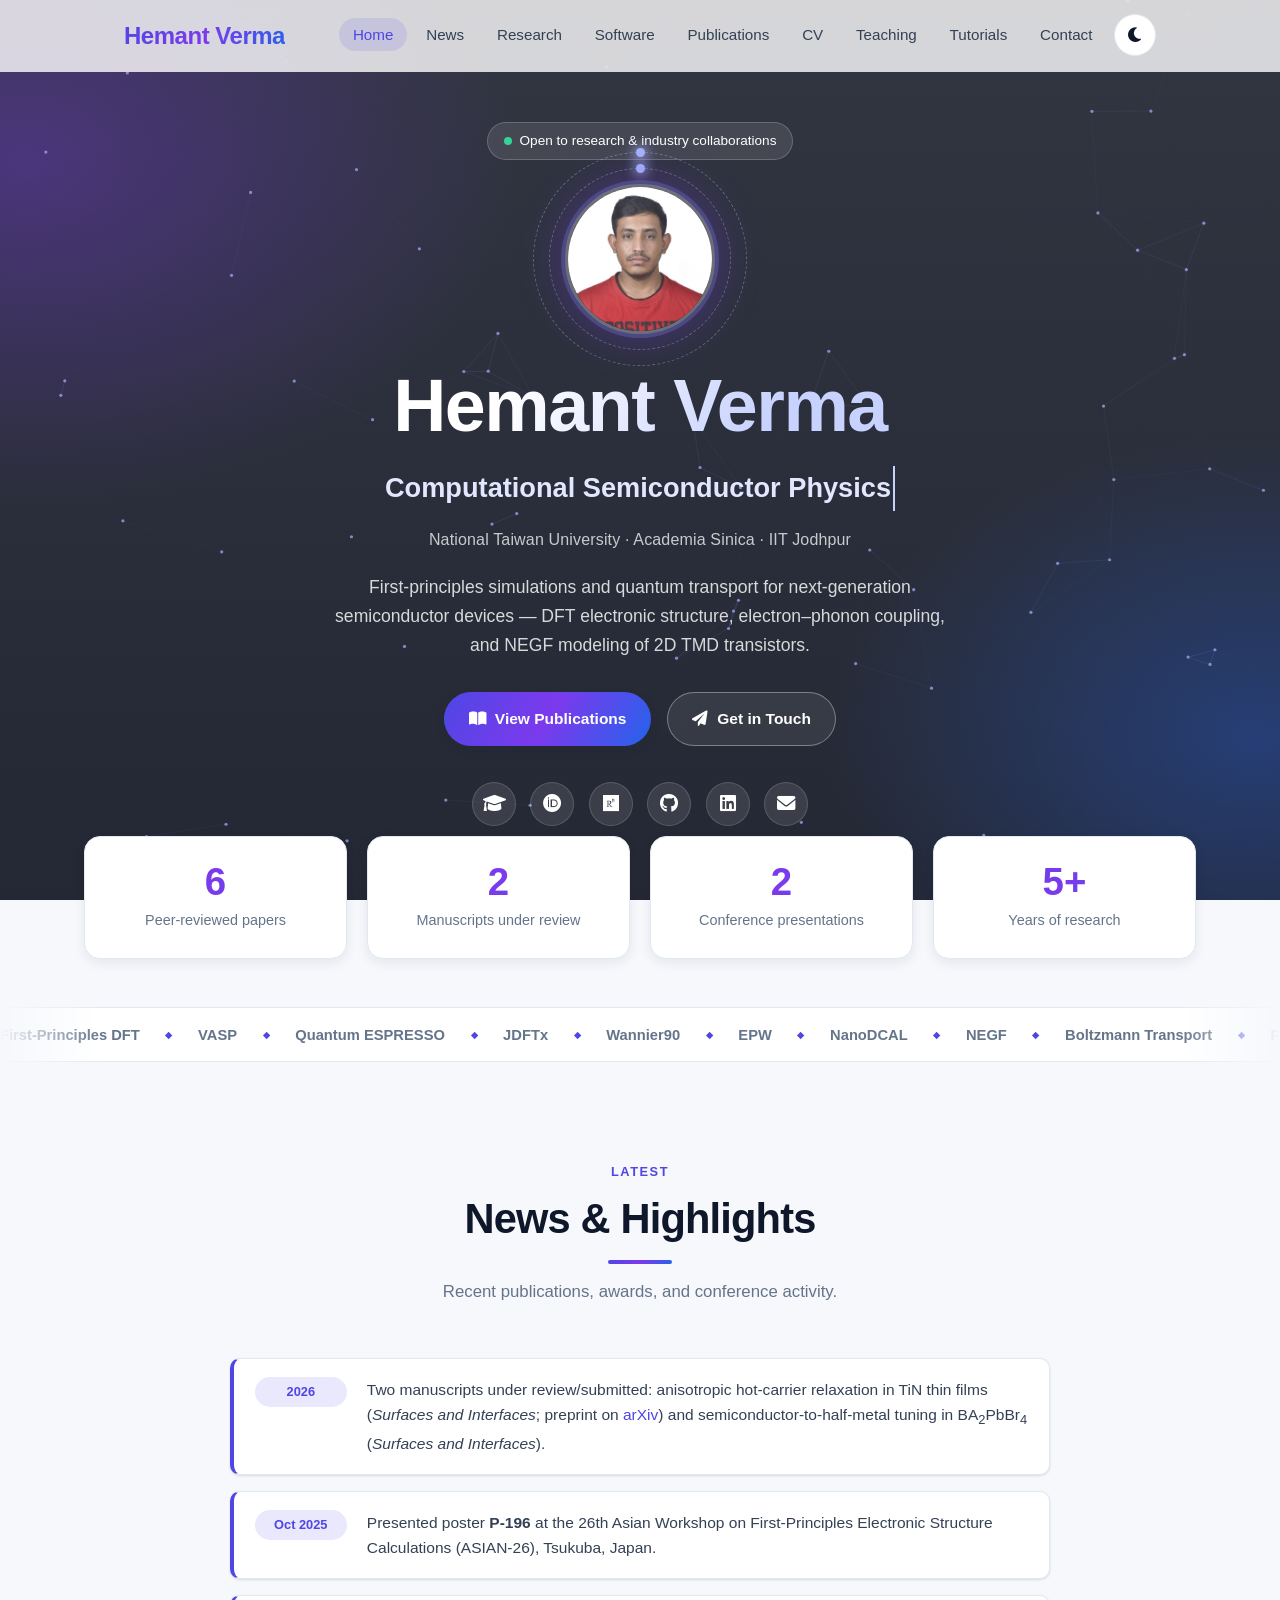
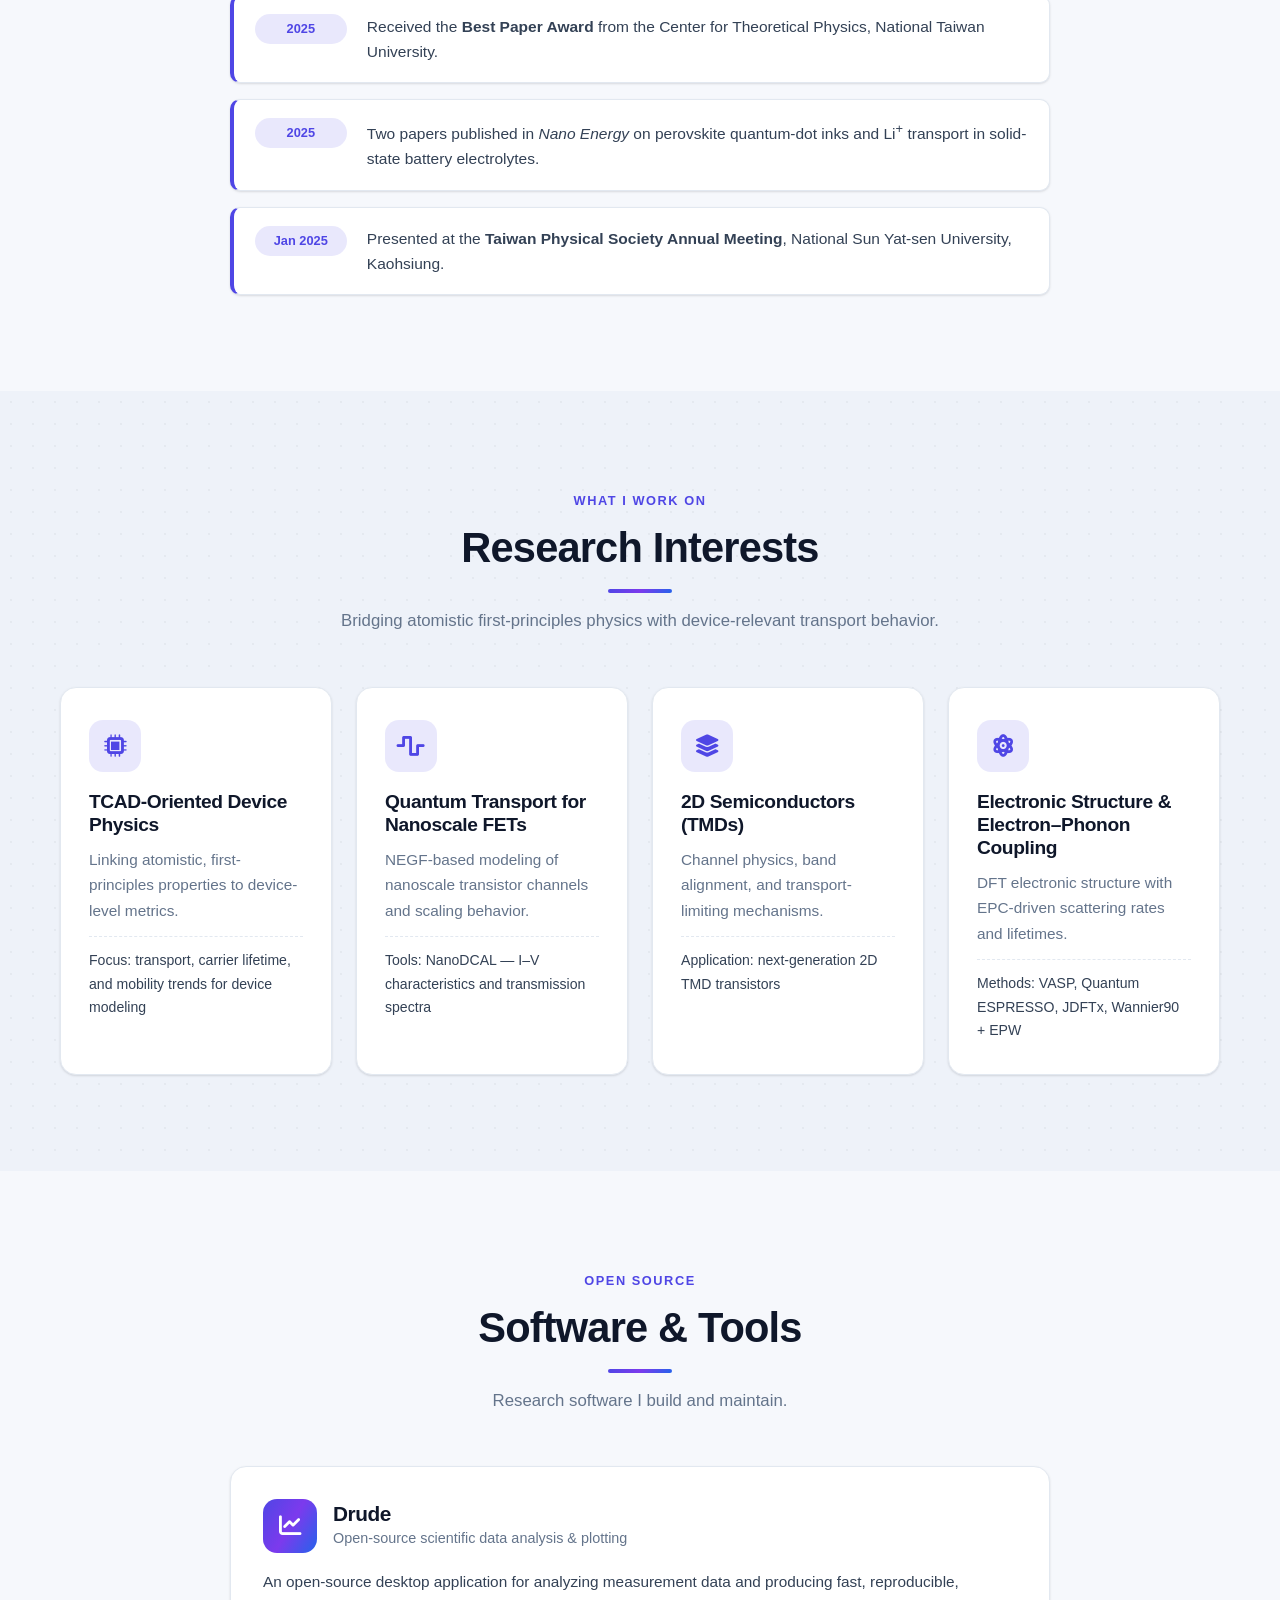
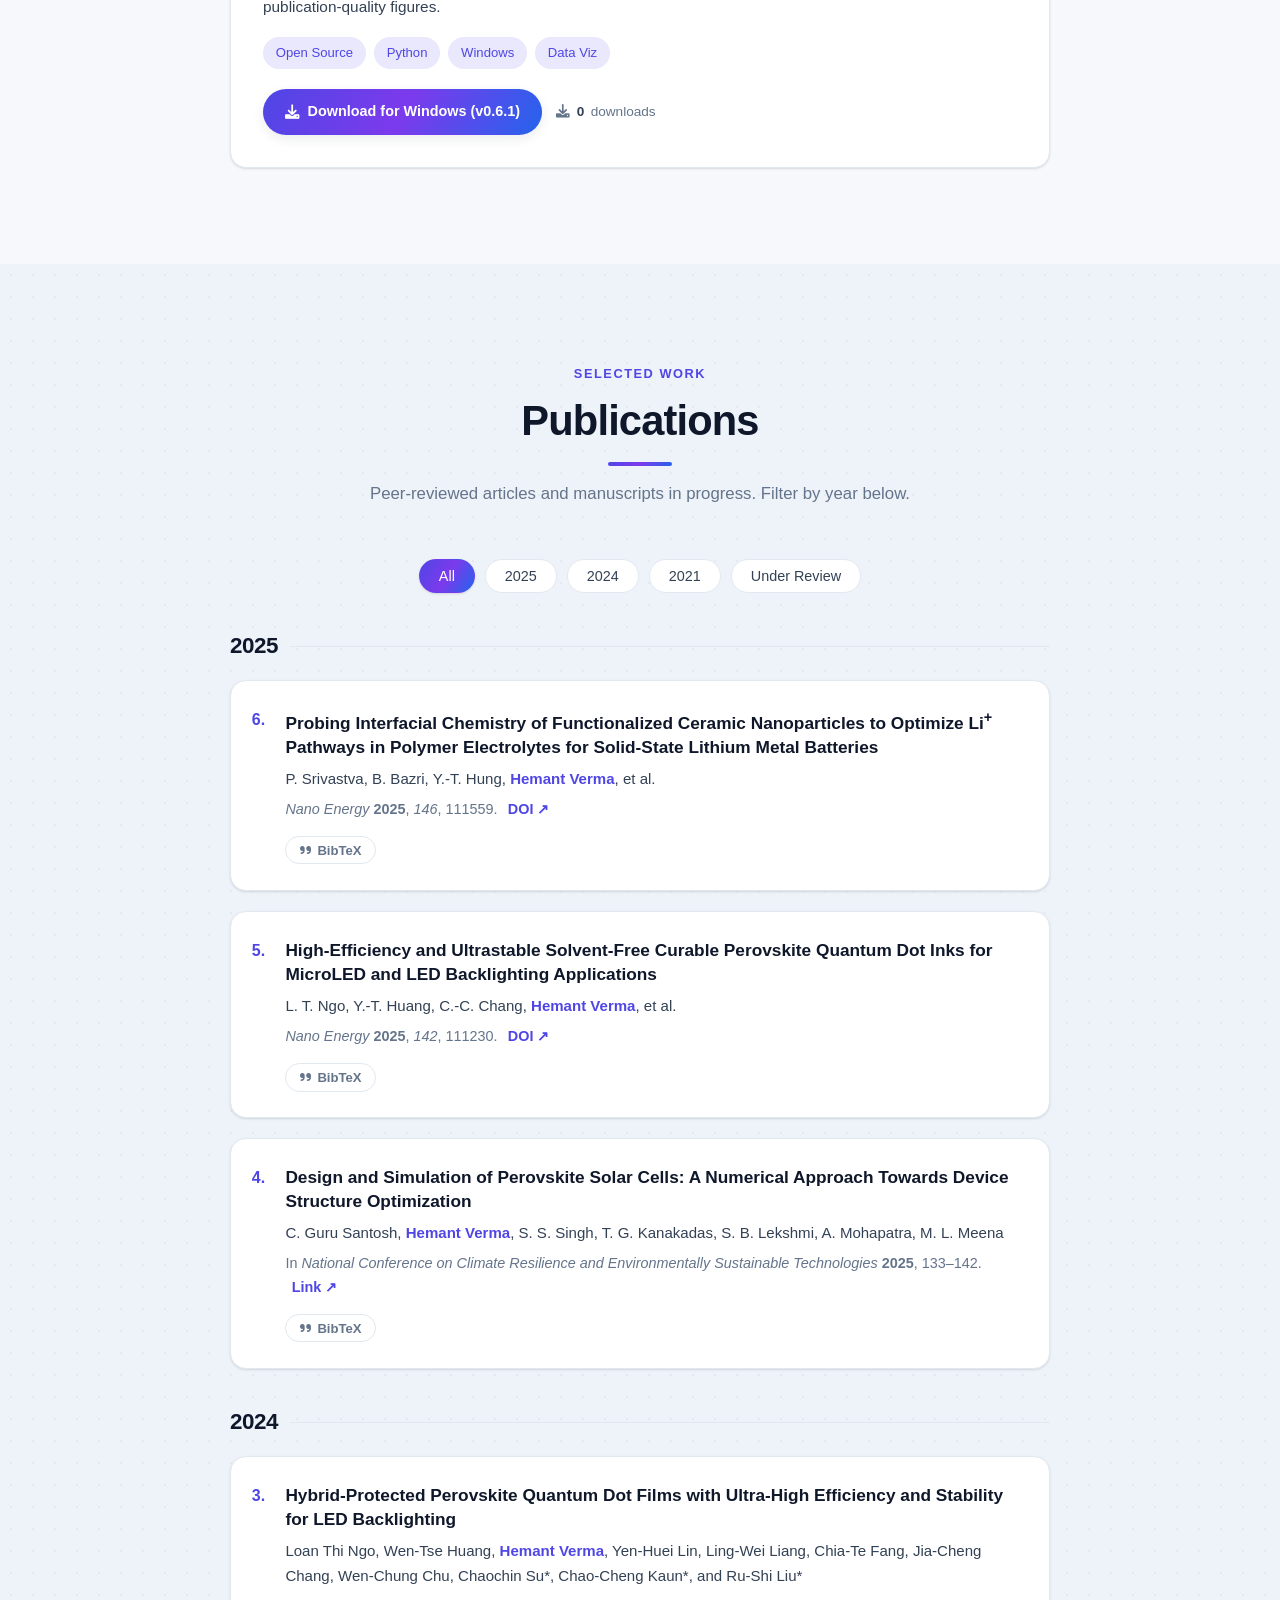
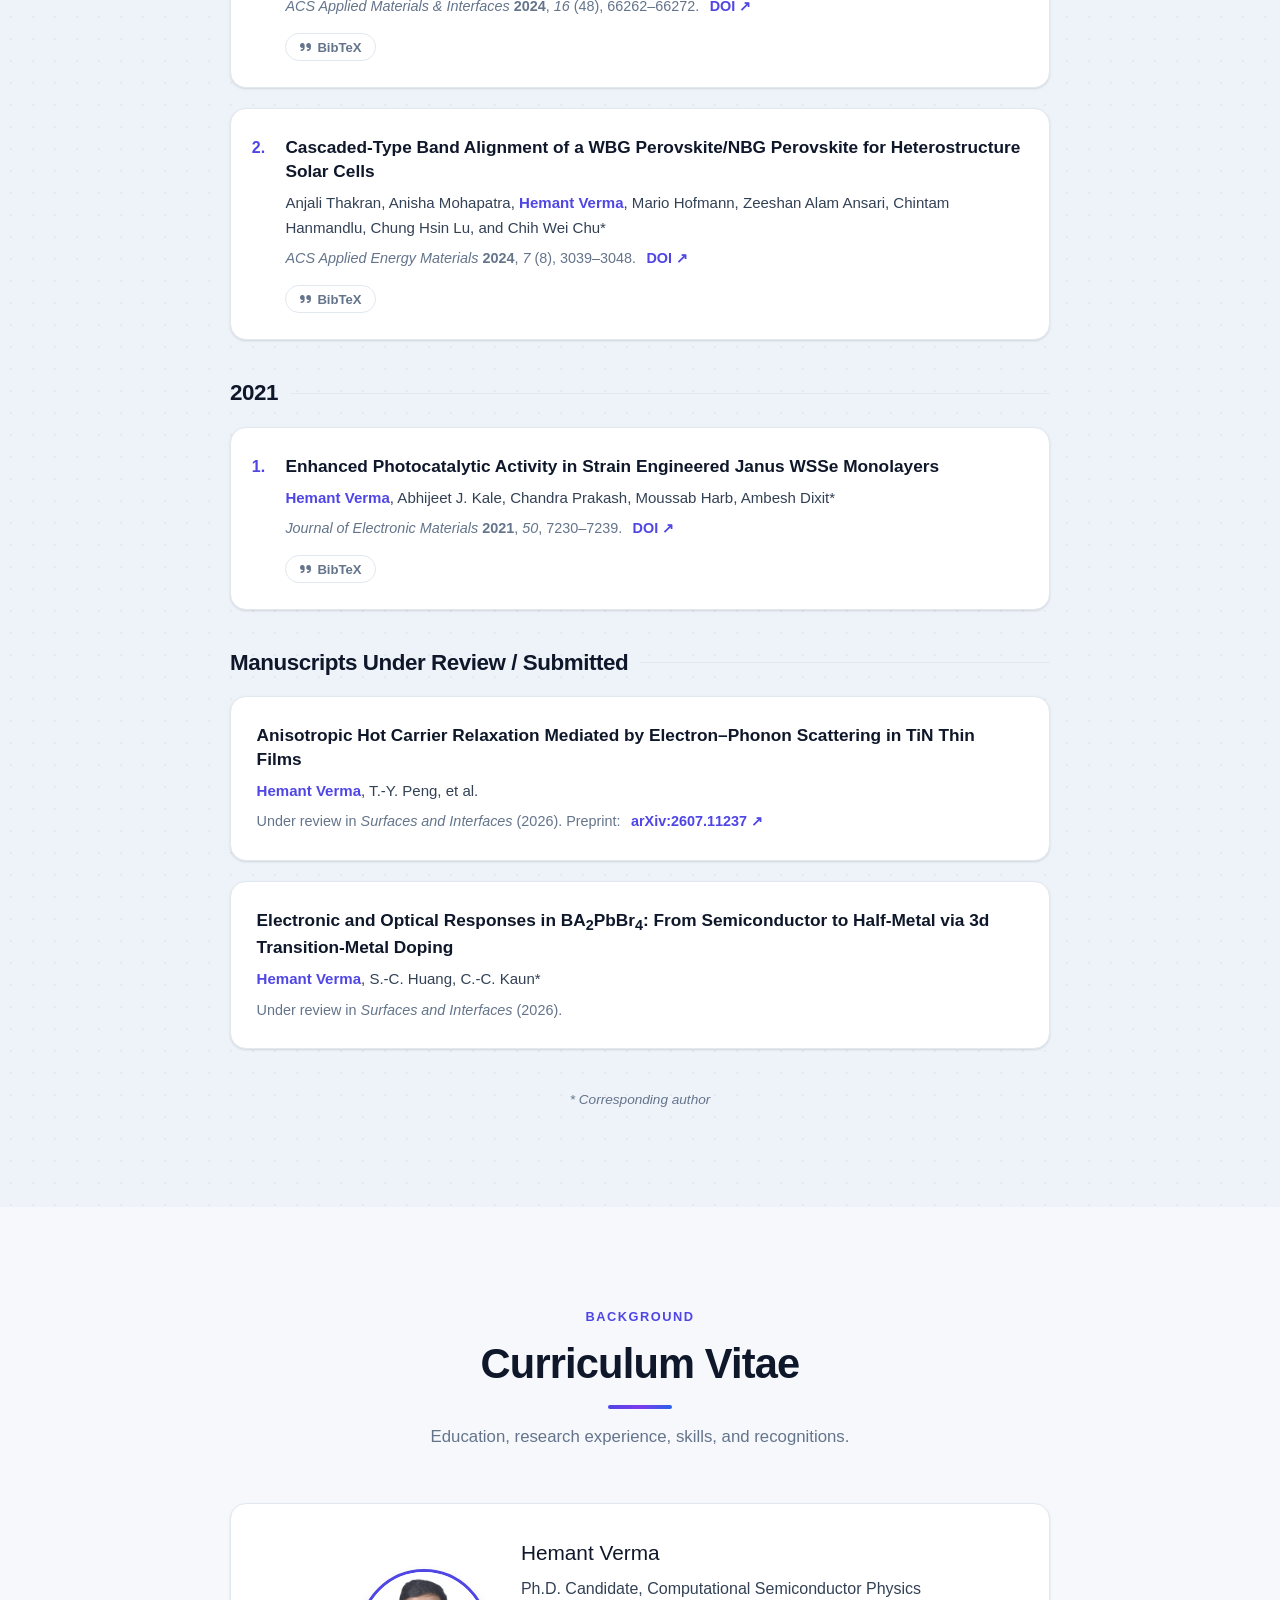
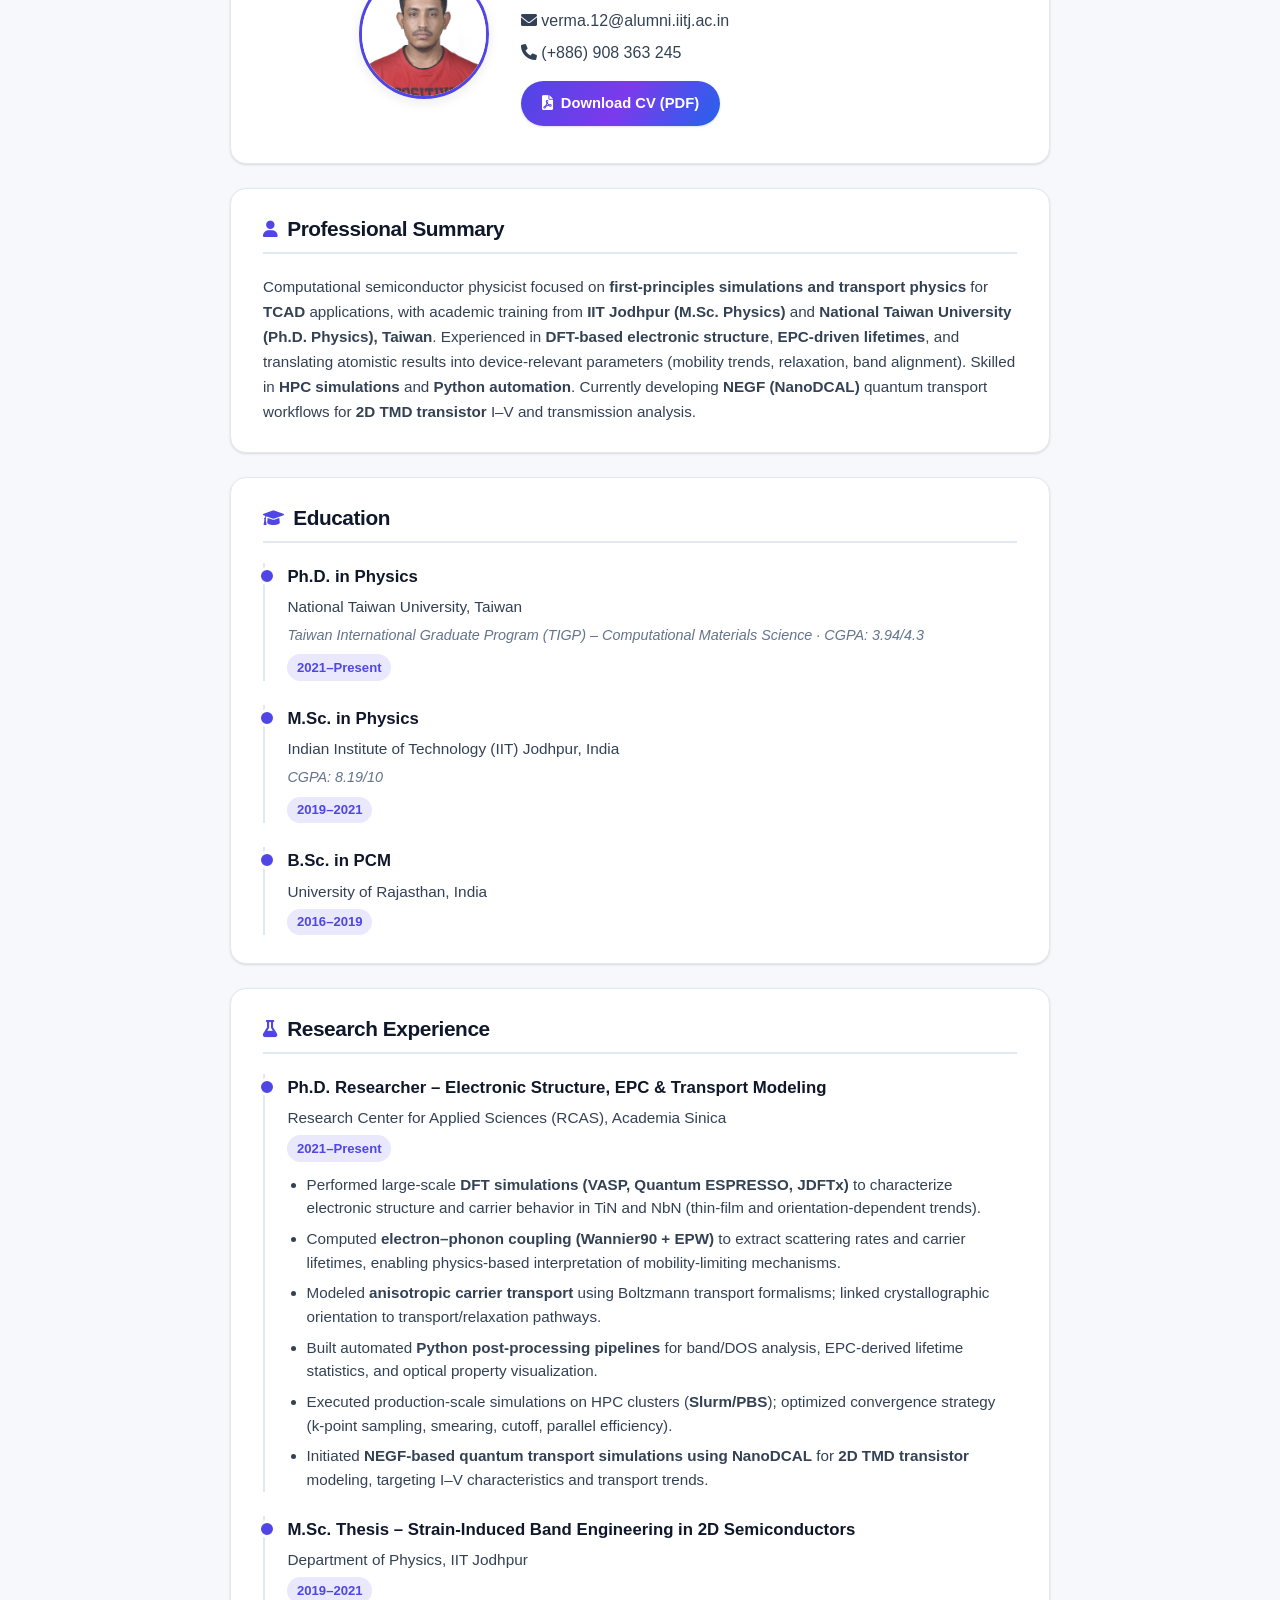
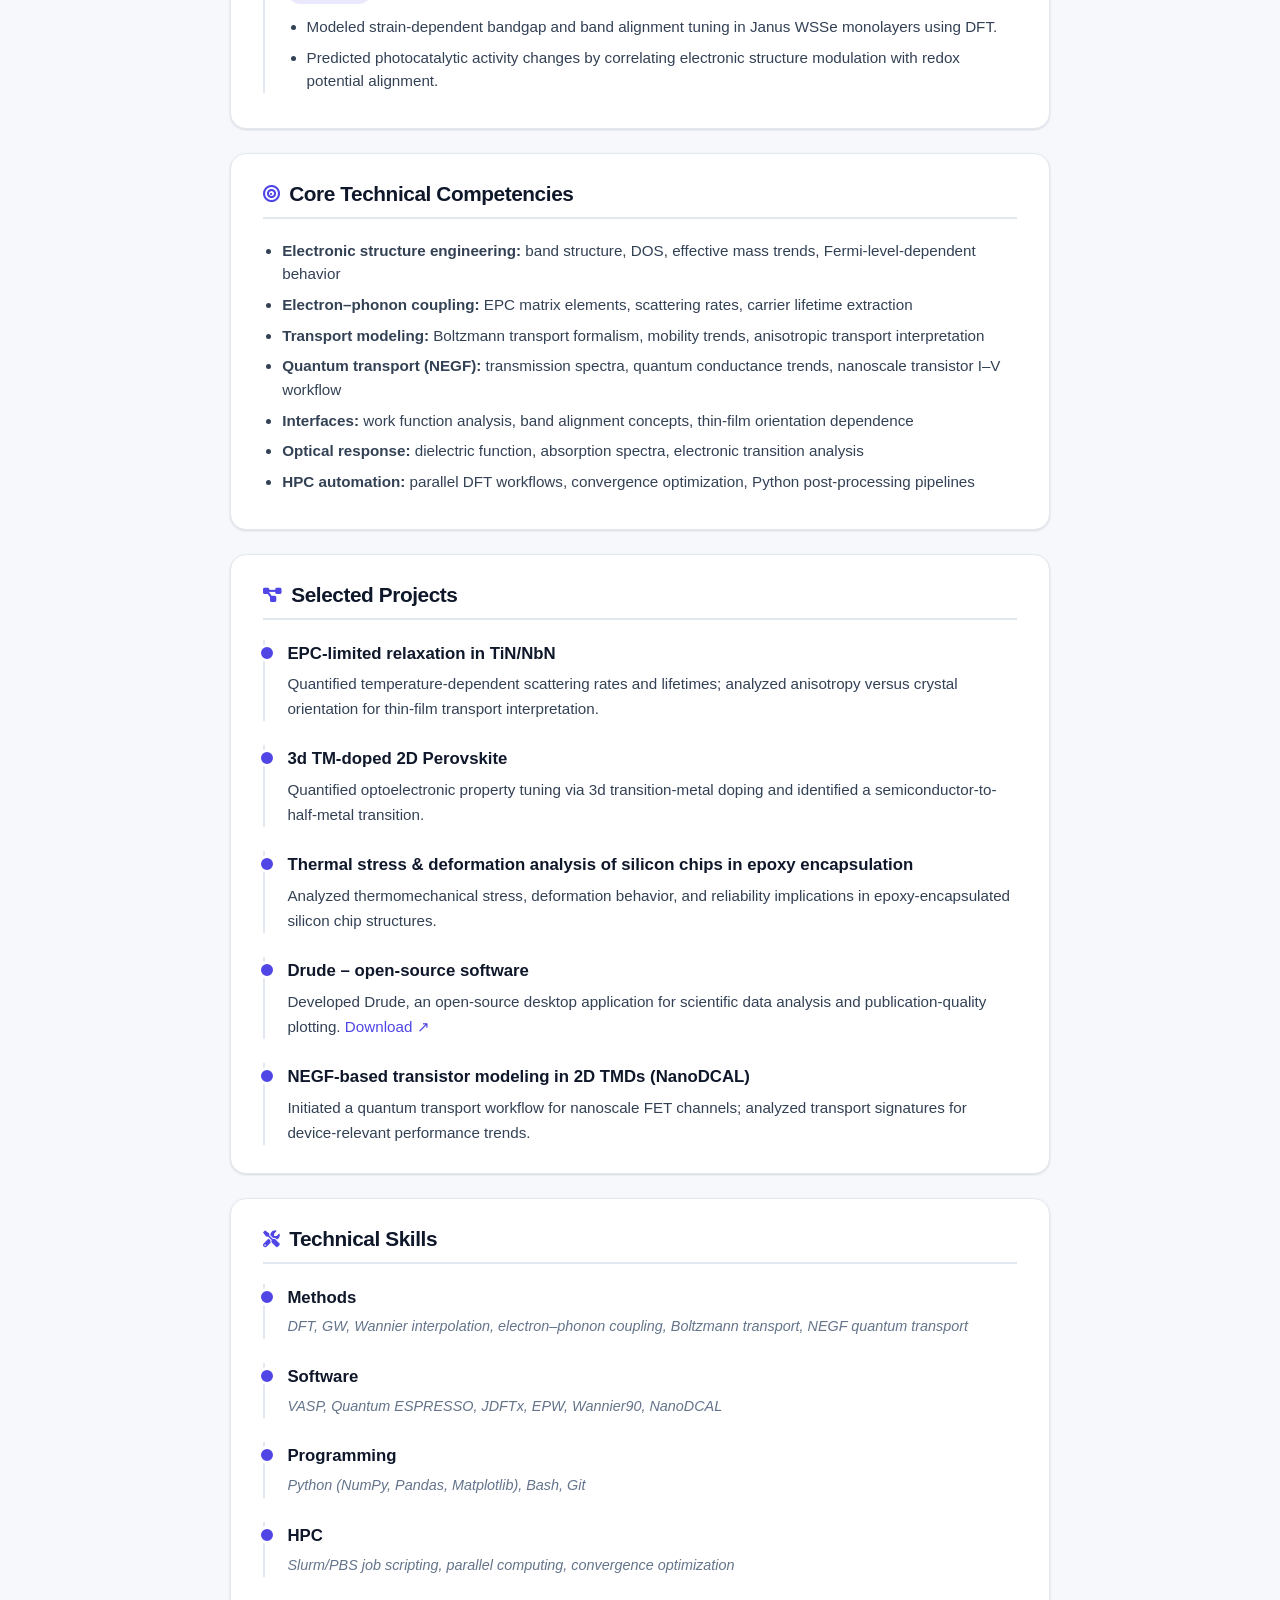
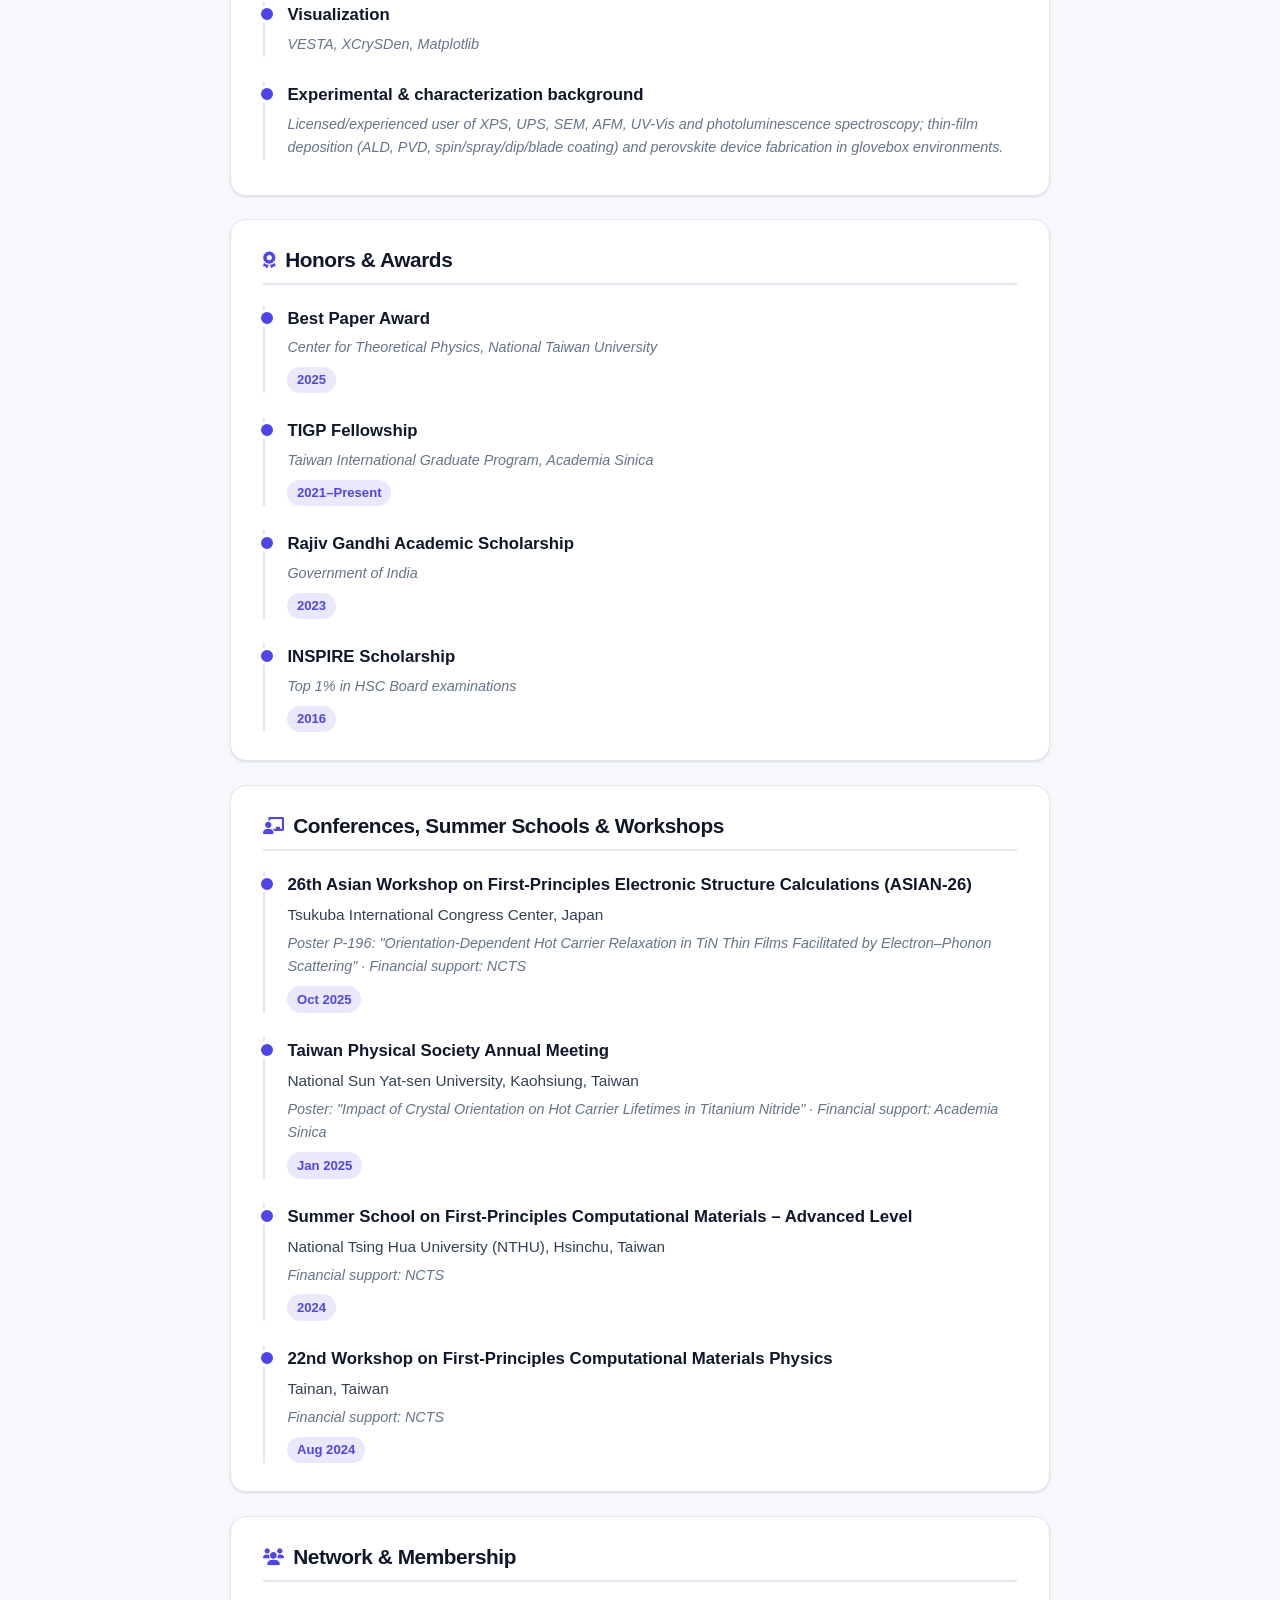
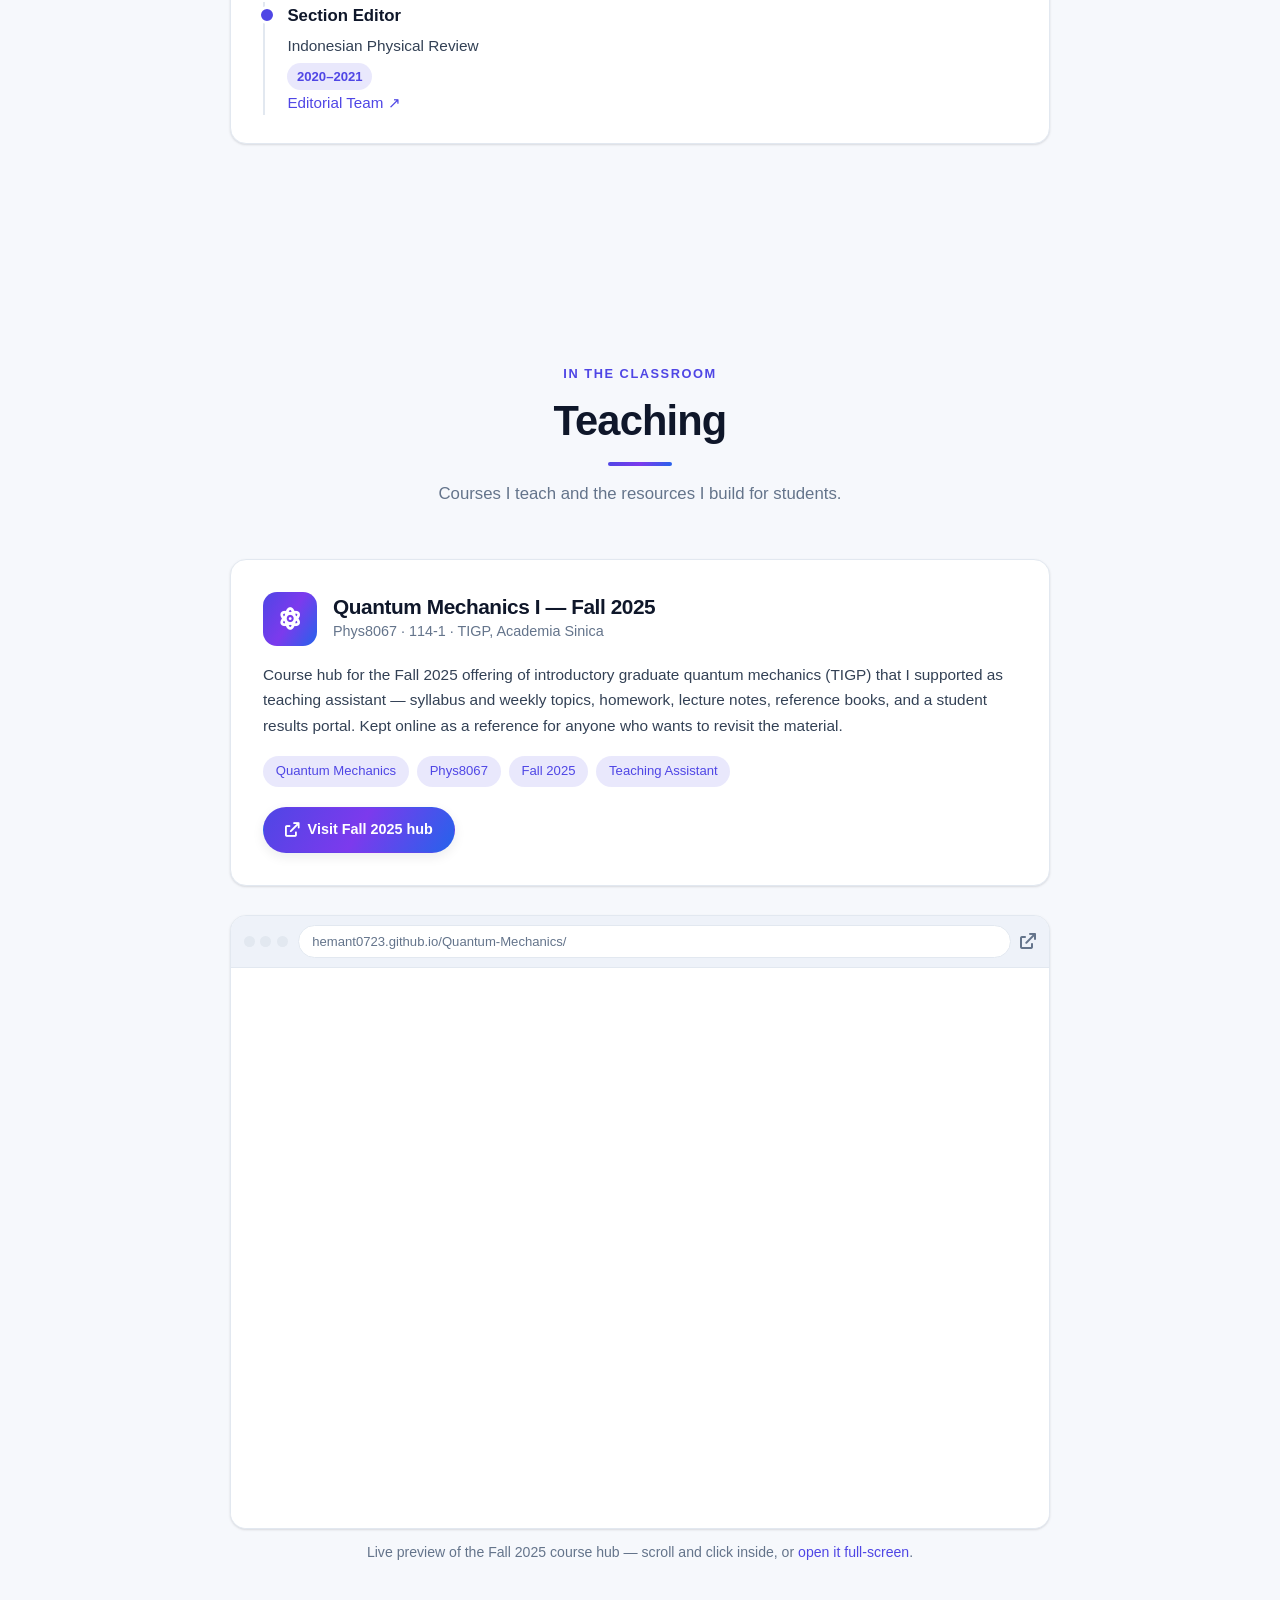
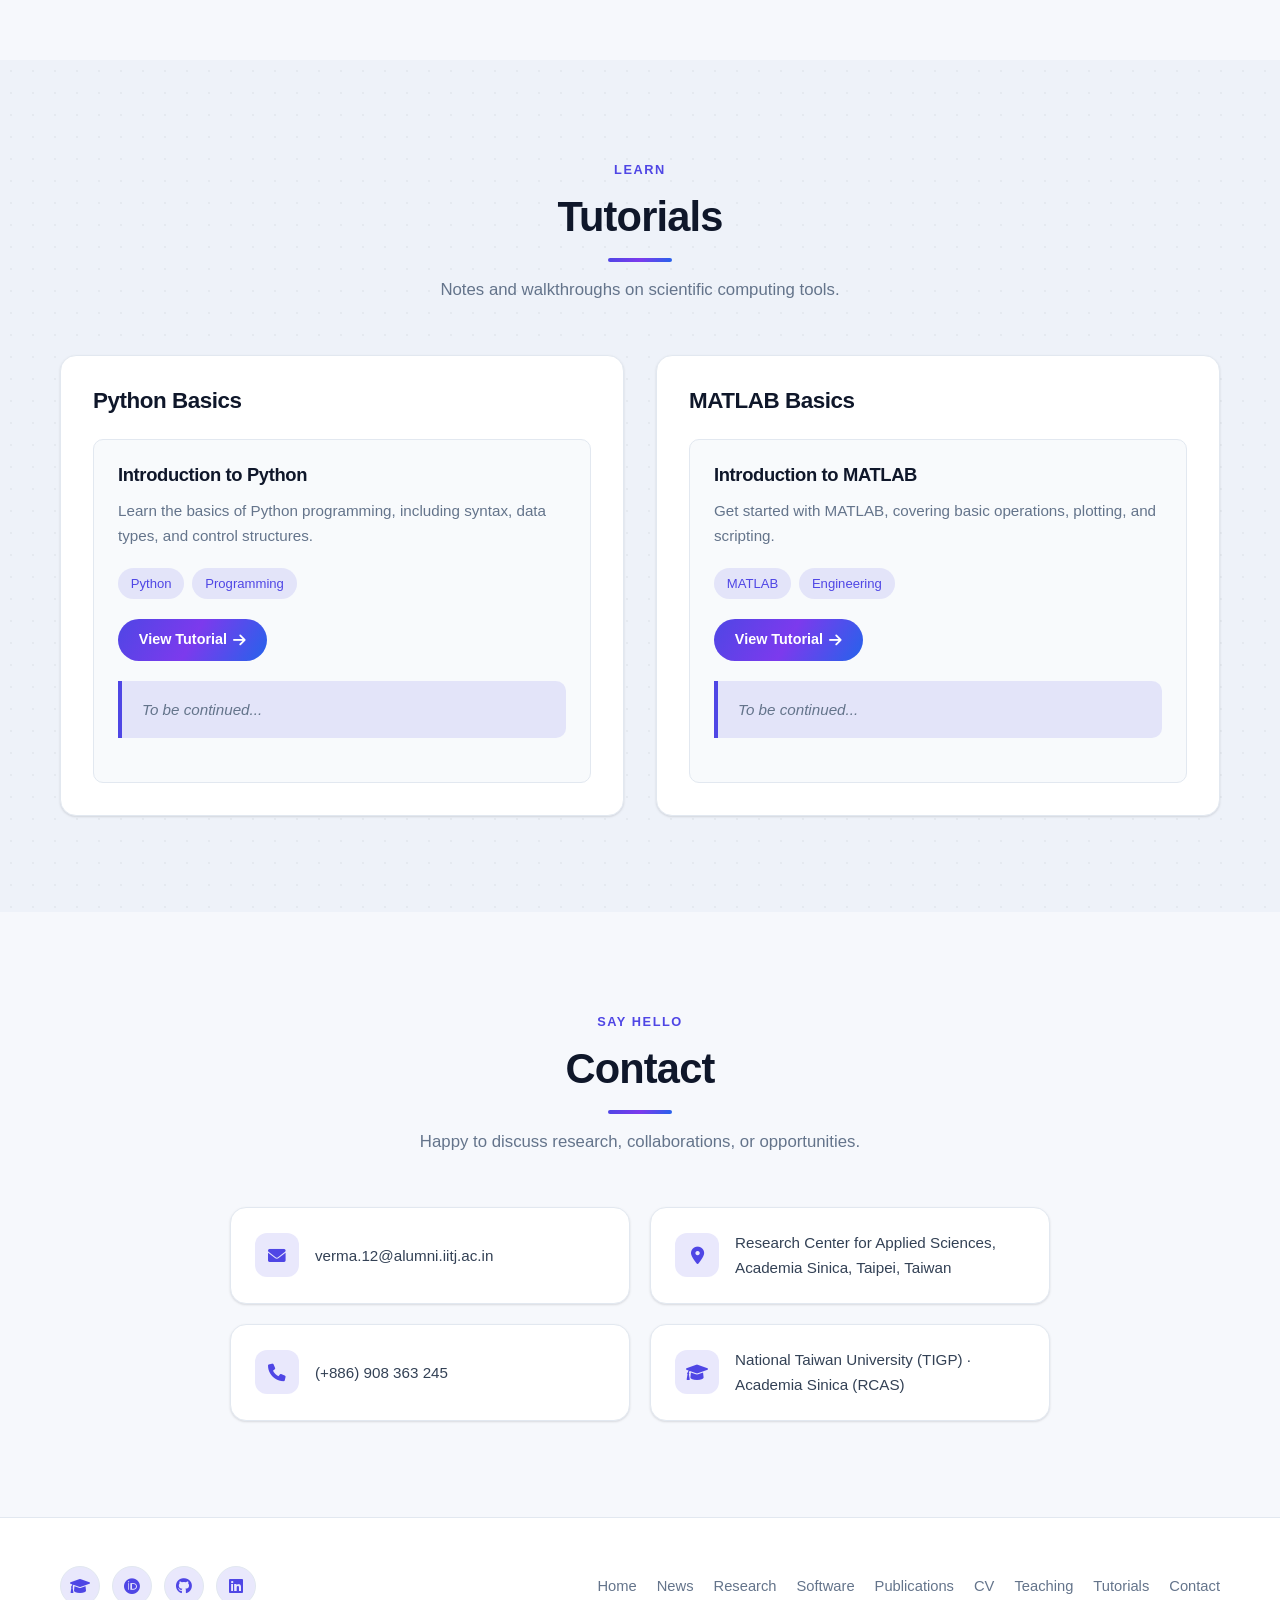
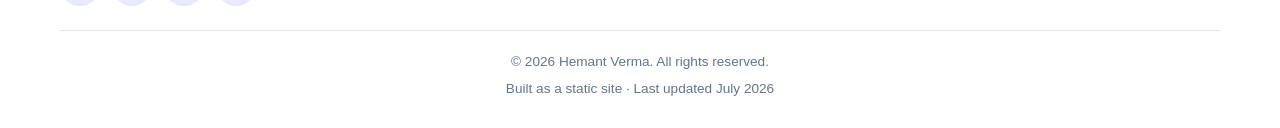
<file: academic-website/index.html>
<!DOCTYPE html>
<html lang="en">
<head>
    <meta charset="UTF-8">
    <meta name="viewport" content="width=device-width, initial-scale=1.0">
    <meta name="robots" content="noindex">
    <title>Redirecting… — Hemant Verma</title>
    <link rel="canonical" href="https://hemant0723.github.io/">
    <!-- This page preserves old CV/paper links to /academic-website/ after the
         repo was renamed to hemant0723.github.io (site now lives at the root). -->
    <meta http-equiv="refresh" content="0; url=https://hemant0723.github.io/">
    <script>
        // Forward any hash fragment (e.g. /academic-website/#publications) to the root.
        location.replace("https://hemant0723.github.io/" + (location.hash || ""));
    </script>
    <style>
        body { font-family: system-ui, -apple-system, Segoe UI, sans-serif; margin: 0;
               display: grid; place-items: center; min-height: 100vh; color: #333; }
        a { color: #2563eb; }
    </style>
</head>
<body>
    <p>This page has moved. Redirecting to
       <a href="https://hemant0723.github.io/">hemant0723.github.io</a>…</p>
</body>
</html>
</file>
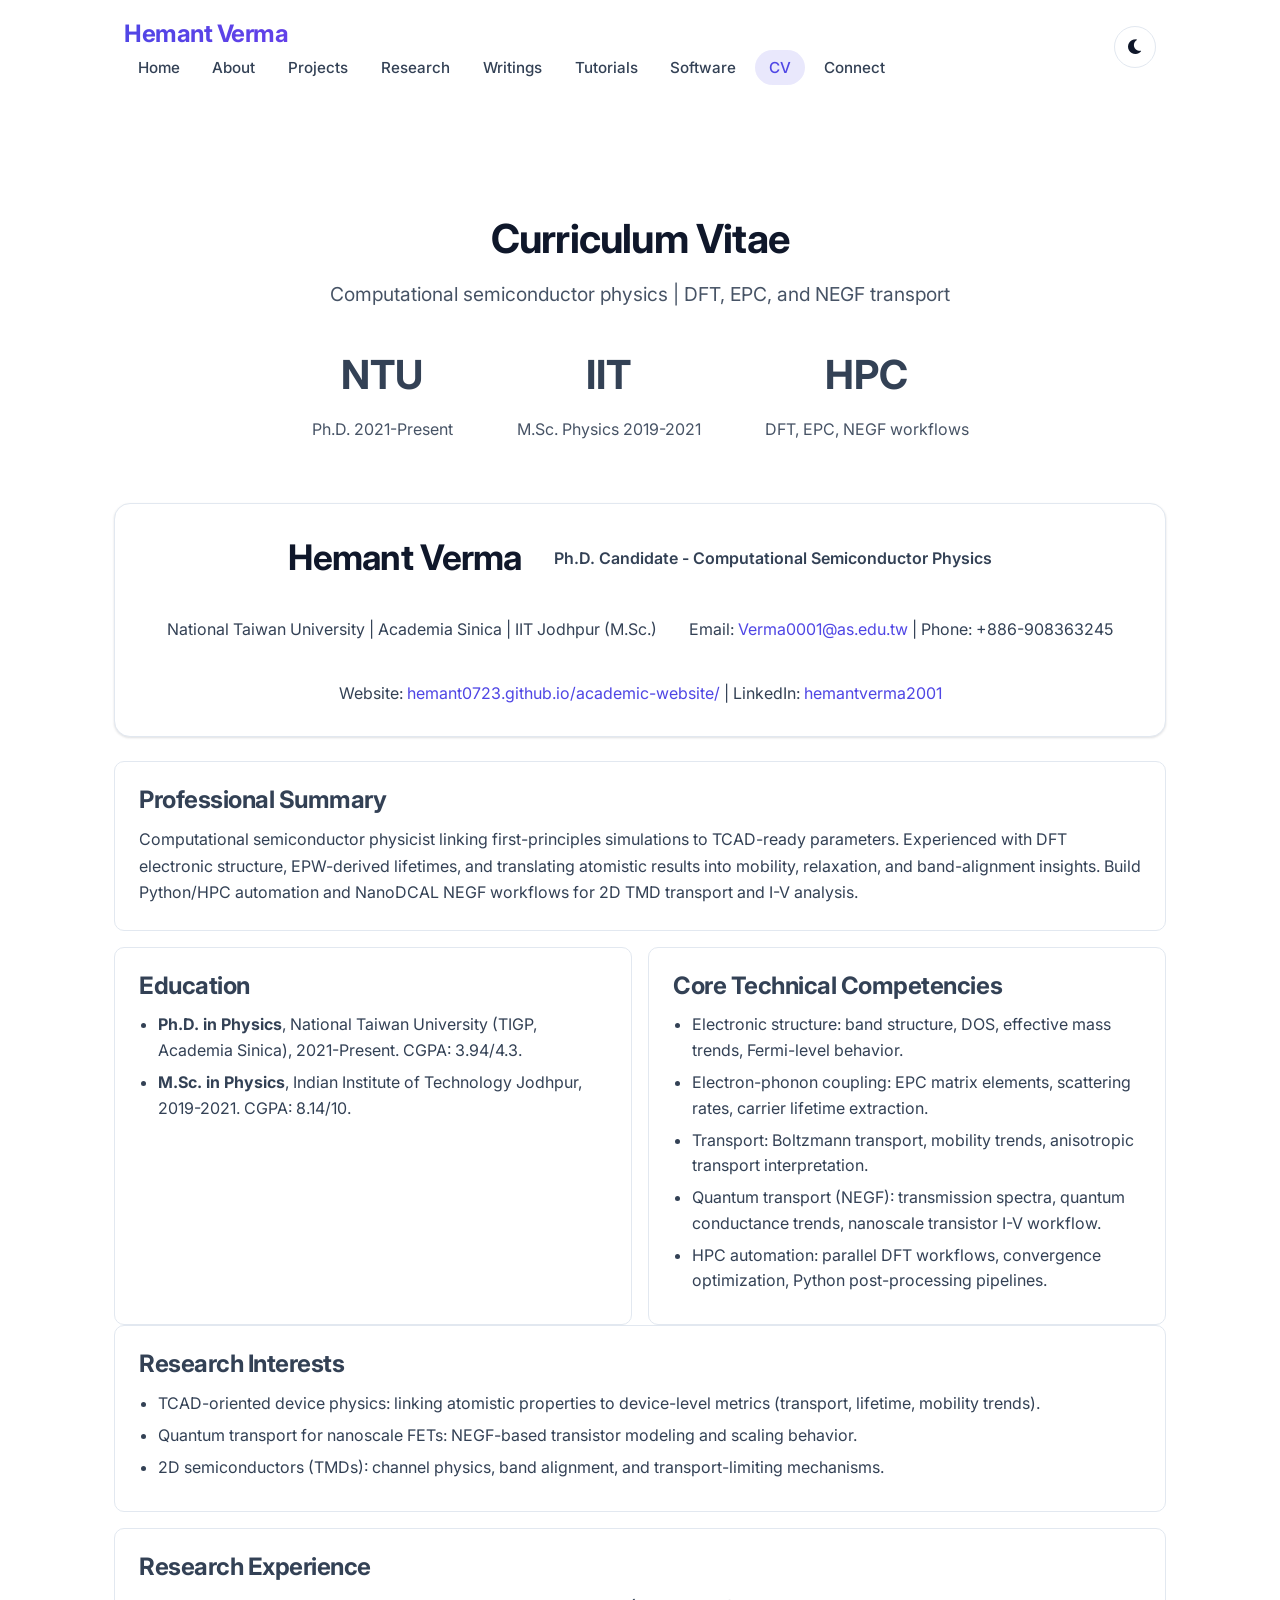
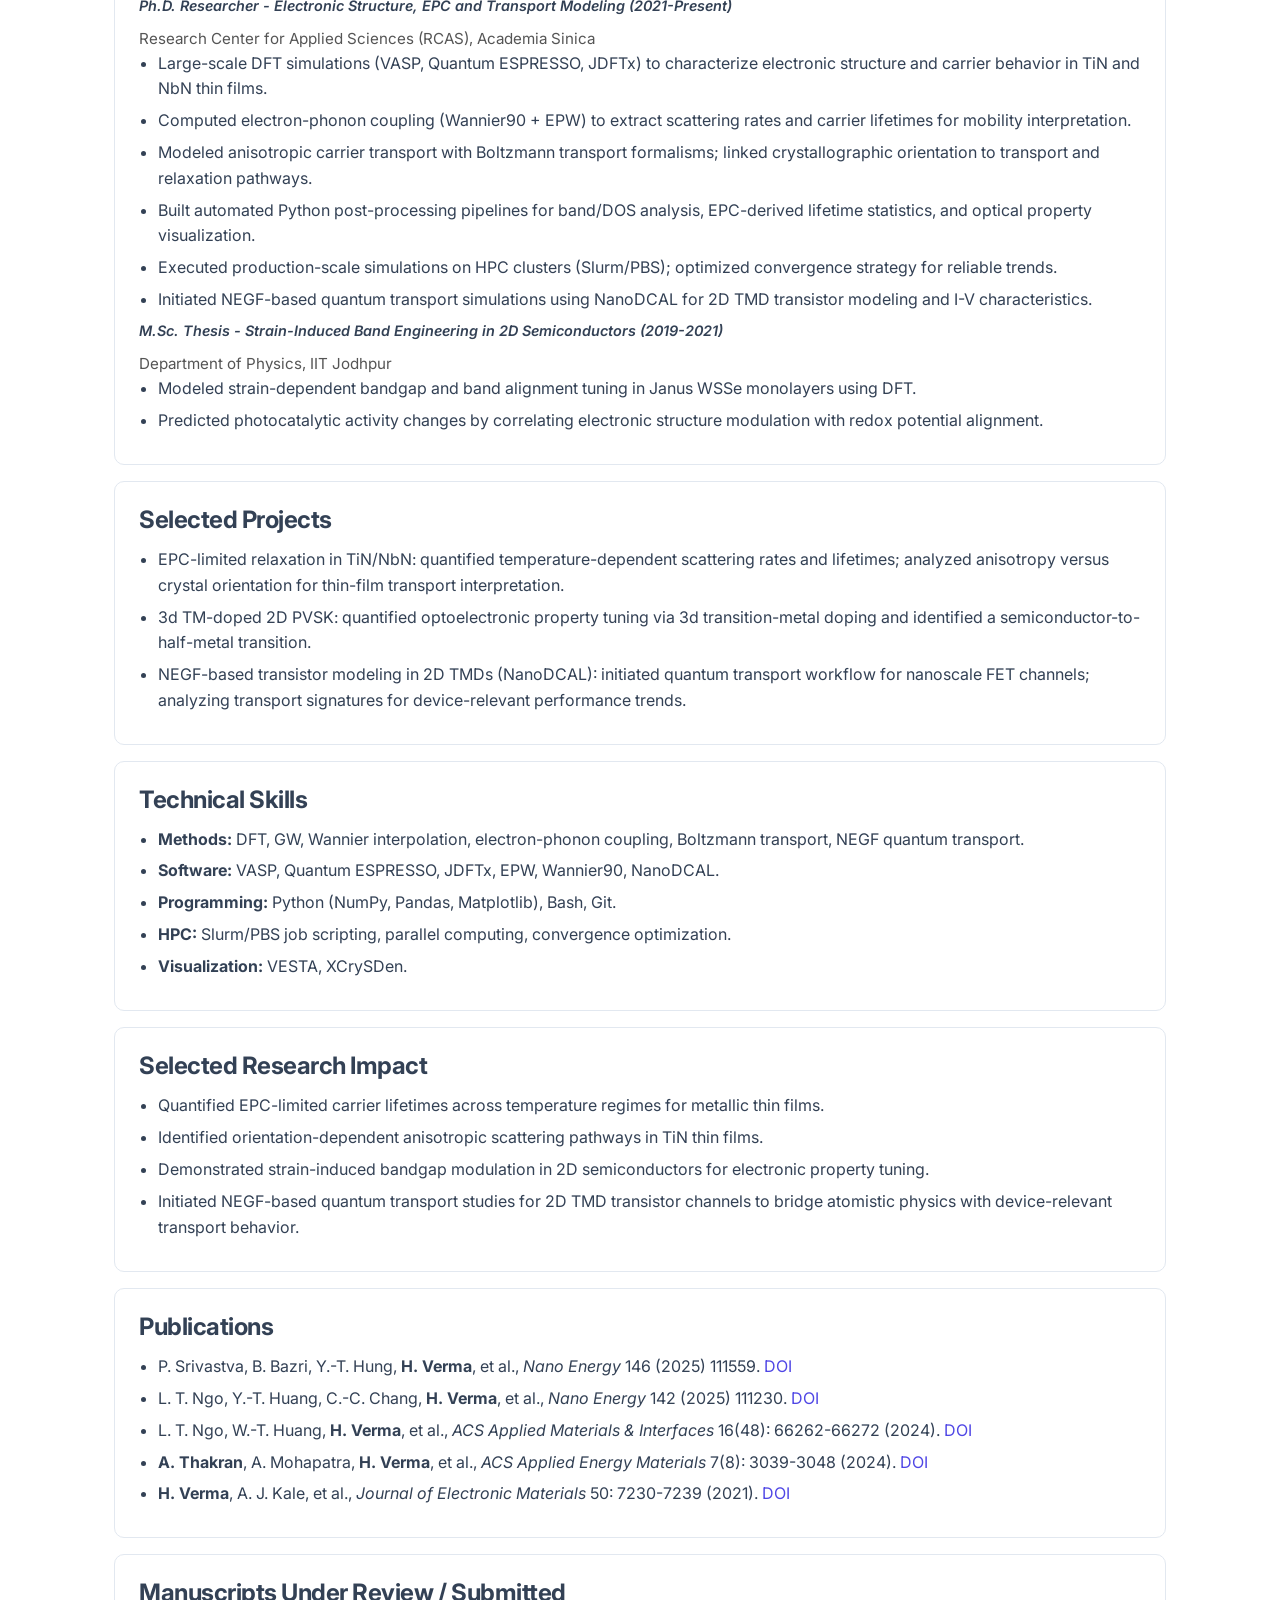
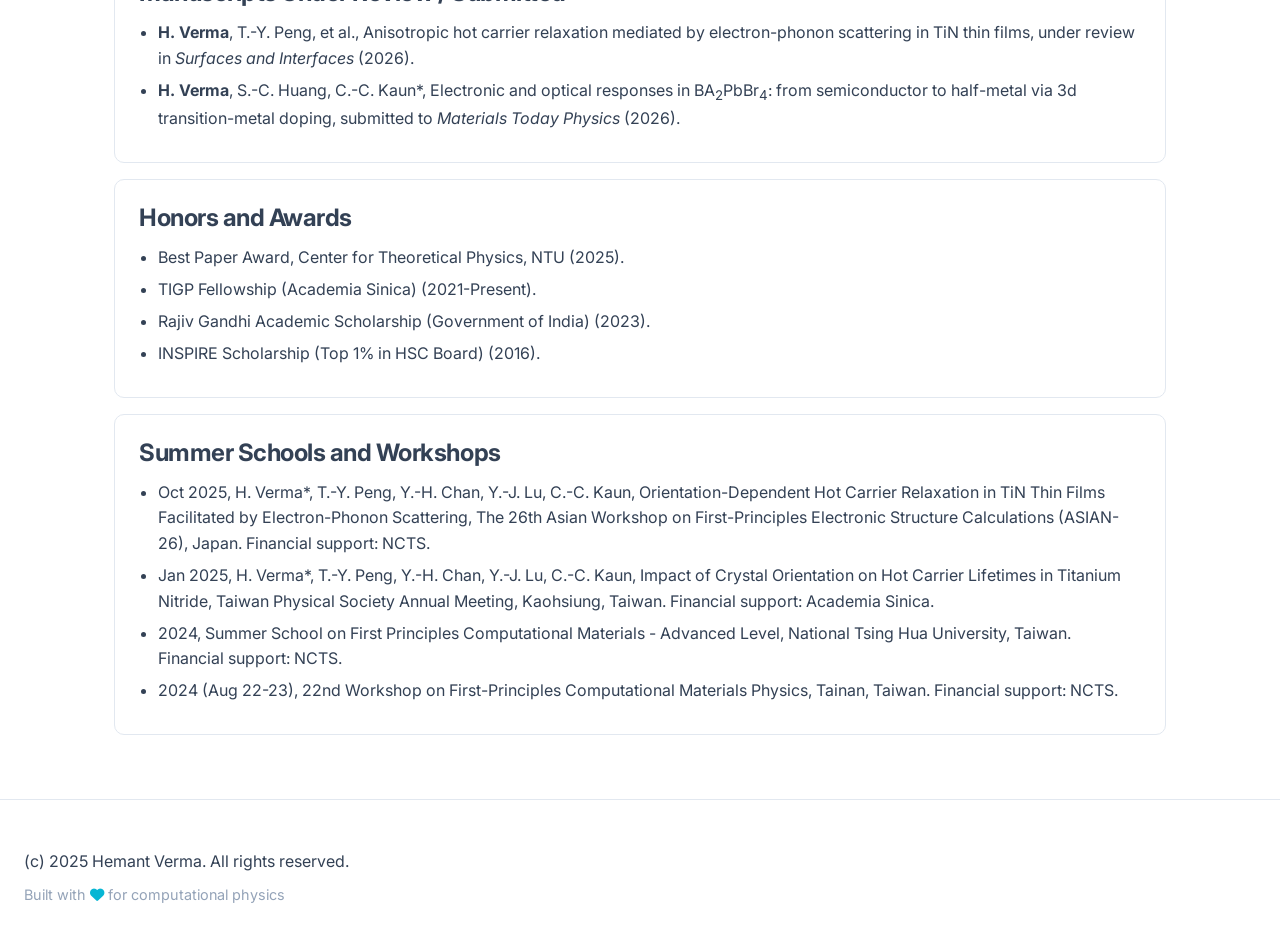
<file: cv.html>
<!DOCTYPE html>
<html lang="en">
<head>
    <meta charset="UTF-8">
    <meta name="viewport" content="width=device-width, initial-scale=1.0">
    <title>CV - Hemant Verma | Computational Semiconductor Physics</title>
    <meta name="description" content="Curriculum Vitae for Hemant Verma, Ph.D. candidate in computational semiconductor physics at NTU and Academia Sinica.">
    <link rel="stylesheet" href="css/style.css">
    <link rel="stylesheet" href="css/publications.css">
    <link rel="stylesheet" href="https://cdnjs.cloudflare.com/ajax/libs/font-awesome/6.0.0/css/all.min.css">
    <link href="https://fonts.googleapis.com/css2?family=Inter:wght@400;500;600;700&display=swap" rel="stylesheet">
    <style>
        body {
            background: var(--light-gray);
        }
        .cv-wrapper {
            max-width: 1100px;
            margin: 0 auto 4rem;
            padding: 0 1.5rem;
        }
        .cv-header {
            text-align: center;
            padding: 2rem 0 1.5rem;
        }
        .cv-header h1 {
            font-size: 2.2rem;
            margin-bottom: 0.35rem;
        }
        .cv-tagline {
            color: var(--secondary-color);
            font-weight: 600;
            margin-bottom: 0.25rem;
        }
        .cv-meta {
            color: var(--text-color);
            margin-bottom: 0.35rem;
        }
        .cv-section {
            background: #ffffff;
            padding: 1.5rem;
            border-radius: 10px;
            box-shadow: var(--shadow);
            margin-bottom: 1rem;
        }
        .cv-section h2 {
            margin-bottom: 0.75rem;
            color: var(--primary-color);
        }
        .cv-list {
            margin-left: 1.2rem;
            line-height: 1.6;
        }
        .cv-list li {
            margin-bottom: 0.4rem;
        }
        .cv-grid {
            display: grid;
            grid-template-columns: repeat(auto-fit, minmax(280px, 1fr));
            gap: 1rem;
        }
        .cv-grid .cv-section {
            margin-bottom: 0;
        }
        .cv-subtitle {
            font-weight: 600;
            color: var(--secondary-color);
            margin-bottom: 0.25rem;
        }
        .cv-note {
            color: #555;
            font-size: 0.95rem;
            margin-top: 0.5rem;
        }
    </style>
</head>
<body>
    <nav class="navbar">
        <div class="nav-container">
            <div class="logo">Hemant Verma</div>
            <button class="menu-toggle" aria-label="Toggle menu">
                <span class="bar"></span>
                <span class="bar"></span>
                <span class="bar"></span>
            </button>
            <ul class="nav-links">
                <li><a href="index.html#home">Home</a></li>
                <li><a href="index.html#about">About</a></li>
                <li><a href="index.html#projects">Projects</a></li>
                <li><a href="index.html#research">Research</a></li>
                <li><a href="publications.html">Writings</a></li>
                <li><a href="tutorials.html">Tutorials</a></li>
                <li><a href="software.html">Software</a></li>
                <li><a href="cv.html" class="active">CV</a></li>
                <li><a href="index.html#contact">Connect</a></li>
            </ul>
        </div>
    </nav>

    <section class="publications-hero">
        <div class="section-container">
            <h1>Curriculum Vitae</h1>
            <p>Computational semiconductor physics | DFT, EPC, and NEGF transport</p>
            <div class="publication-metrics">
                <div class="metric">
                    <span class="number">NTU</span>
                    <span class="label">Ph.D. 2021-Present</span>
                </div>
                <div class="metric">
                    <span class="number">IIT</span>
                    <span class="label">M.Sc. Physics 2019-2021</span>
                </div>
                <div class="metric">
                    <span class="number">HPC</span>
                    <span class="label">DFT, EPC, NEGF workflows</span>
                </div>
            </div>
        </div>
    </section>

    <div class="cv-wrapper">
        <div class="cv-header">
            <h1>Hemant Verma</h1>
            <div class="cv-tagline">Ph.D. Candidate - Computational Semiconductor Physics</div>
            <div class="cv-meta">National Taiwan University | Academia Sinica | IIT Jodhpur (M.Sc.)</div>
            <div class="cv-meta">Email: <a href="mailto:Verma0001@as.edu.tw">Verma0001@as.edu.tw</a> | Phone: +886-908363245</div>
            <div class="cv-meta">Website: <a href="https://hemant0723.github.io/academic-website/">hemant0723.github.io/academic-website/</a> | LinkedIn: <a href="https://www.linkedin.com/in/hemantverma2001/">hemantverma2001</a></div>
        </div>

        <div class="cv-section">
            <h2>Professional Summary</h2>
            <p>Computational semiconductor physicist linking first-principles simulations to TCAD-ready parameters. Experienced with DFT electronic structure, EPW-derived lifetimes, and translating atomistic results into mobility, relaxation, and band-alignment insights. Build Python/HPC automation and NanoDCAL NEGF workflows for 2D TMD transport and I-V analysis.</p>
        </div>

        <div class="cv-grid">
            <div class="cv-section">
                <h2>Education</h2>
                <ul class="cv-list">
                    <li><strong>Ph.D. in Physics</strong>, National Taiwan University (TIGP, Academia Sinica), 2021-Present. CGPA: 3.94/4.3.</li>
                    <li><strong>M.Sc. in Physics</strong>, Indian Institute of Technology Jodhpur, 2019-2021. CGPA: 8.14/10.</li>
                </ul>
            </div>
            <div class="cv-section">
                <h2>Core Technical Competencies</h2>
                <ul class="cv-list">
                    <li>Electronic structure: band structure, DOS, effective mass trends, Fermi-level behavior.</li>
                    <li>Electron-phonon coupling: EPC matrix elements, scattering rates, carrier lifetime extraction.</li>
                    <li>Transport: Boltzmann transport, mobility trends, anisotropic transport interpretation.</li>
                    <li>Quantum transport (NEGF): transmission spectra, quantum conductance trends, nanoscale transistor I-V workflow.</li>
                    <li>HPC automation: parallel DFT workflows, convergence optimization, Python post-processing pipelines.</li>
                </ul>
            </div>
        </div>

        <div class="cv-section">
            <h2>Research Interests</h2>
            <ul class="cv-list">
                <li>TCAD-oriented device physics: linking atomistic properties to device-level metrics (transport, lifetime, mobility trends).</li>
                <li>Quantum transport for nanoscale FETs: NEGF-based transistor modeling and scaling behavior.</li>
                <li>2D semiconductors (TMDs): channel physics, band alignment, and transport-limiting mechanisms.</li>
            </ul>
        </div>

        <div class="cv-section">
            <h2>Research Experience</h2>
            <div class="cv-subtitle">Ph.D. Researcher - Electronic Structure, EPC and Transport Modeling (2021-Present)</div>
            <div class="cv-note">Research Center for Applied Sciences (RCAS), Academia Sinica</div>
            <ul class="cv-list">
                <li>Large-scale DFT simulations (VASP, Quantum ESPRESSO, JDFTx) to characterize electronic structure and carrier behavior in TiN and NbN thin films.</li>
                <li>Computed electron-phonon coupling (Wannier90 + EPW) to extract scattering rates and carrier lifetimes for mobility interpretation.</li>
                <li>Modeled anisotropic carrier transport with Boltzmann transport formalisms; linked crystallographic orientation to transport and relaxation pathways.</li>
                <li>Built automated Python post-processing pipelines for band/DOS analysis, EPC-derived lifetime statistics, and optical property visualization.</li>
                <li>Executed production-scale simulations on HPC clusters (Slurm/PBS); optimized convergence strategy for reliable trends.</li>
                <li>Initiated NEGF-based quantum transport simulations using NanoDCAL for 2D TMD transistor modeling and I-V characteristics.</li>
            </ul>
            <div class="cv-subtitle">M.Sc. Thesis - Strain-Induced Band Engineering in 2D Semiconductors (2019-2021)</div>
            <div class="cv-note">Department of Physics, IIT Jodhpur</div>
            <ul class="cv-list">
                <li>Modeled strain-dependent bandgap and band alignment tuning in Janus WSSe monolayers using DFT.</li>
                <li>Predicted photocatalytic activity changes by correlating electronic structure modulation with redox potential alignment.</li>
            </ul>
        </div>

        <div class="cv-section">
            <h2>Selected Projects</h2>
            <ul class="cv-list">
                <li>EPC-limited relaxation in TiN/NbN: quantified temperature-dependent scattering rates and lifetimes; analyzed anisotropy versus crystal orientation for thin-film transport interpretation.</li>
                <li>3d TM-doped 2D PVSK: quantified optoelectronic property tuning via 3d transition-metal doping and identified a semiconductor-to-half-metal transition.</li>
                <li>NEGF-based transistor modeling in 2D TMDs (NanoDCAL): initiated quantum transport workflow for nanoscale FET channels; analyzing transport signatures for device-relevant performance trends.</li>
            </ul>
        </div>

        <div class="cv-section">
            <h2>Technical Skills</h2>
            <ul class="cv-list">
                <li><strong>Methods:</strong> DFT, GW, Wannier interpolation, electron-phonon coupling, Boltzmann transport, NEGF quantum transport.</li>
                <li><strong>Software:</strong> VASP, Quantum ESPRESSO, JDFTx, EPW, Wannier90, NanoDCAL.</li>
                <li><strong>Programming:</strong> Python (NumPy, Pandas, Matplotlib), Bash, Git.</li>
                <li><strong>HPC:</strong> Slurm/PBS job scripting, parallel computing, convergence optimization.</li>
                <li><strong>Visualization:</strong> VESTA, XCrySDen.</li>
            </ul>
        </div>

        <div class="cv-section">
            <h2>Selected Research Impact</h2>
            <ul class="cv-list">
                <li>Quantified EPC-limited carrier lifetimes across temperature regimes for metallic thin films.</li>
                <li>Identified orientation-dependent anisotropic scattering pathways in TiN thin films.</li>
                <li>Demonstrated strain-induced bandgap modulation in 2D semiconductors for electronic property tuning.</li>
                <li>Initiated NEGF-based quantum transport studies for 2D TMD transistor channels to bridge atomistic physics with device-relevant transport behavior.</li>
            </ul>
        </div>

        <div class="cv-section">
            <h2>Publications</h2>
            <ul class="cv-list">
                <li>P. Srivastva, B. Bazri, Y.-T. Hung, <strong>H. Verma</strong>, et al., <em>Nano Energy</em> 146 (2025) 111559. <a href="https://doi.org/10.1016/j.nanoen.2025.111559">DOI</a></li>
                <li>L. T. Ngo, Y.-T. Huang, C.-C. Chang, <strong>H. Verma</strong>, et al., <em>Nano Energy</em> 142 (2025) 111230. <a href="https://doi.org/10.1016/j.nanoen.2025.111230">DOI</a></li>
                <li>L. T. Ngo, W.-T. Huang, <strong>H. Verma</strong>, et al., <em>ACS Applied Materials & Interfaces</em> 16(48): 66262-66272 (2024). <a href="https://doi.org/10.1021/acsami.4c11438">DOI</a></li>
                <li><strong>A. Thakran</strong>, A. Mohapatra, <strong>H. Verma</strong>, et al., <em>ACS Applied Energy Materials</em> 7(8): 3039-3048 (2024). <a href="https://doi.org/10.1021/acsaem.4c00490">DOI</a></li>
                <li><strong>H. Verma</strong>, A. J. Kale, et al., <em>Journal of Electronic Materials</em> 50: 7230-7239 (2021). <a href="https://doi.org/10.1007/s11664-021-09038-x">DOI</a></li>
            </ul>
        </div>

        <div class="cv-section">
            <h2>Manuscripts Under Review / Submitted</h2>
            <ul class="cv-list">
                <li><strong>H. Verma</strong>, T.-Y. Peng, et al., Anisotropic hot carrier relaxation mediated by electron-phonon scattering in TiN thin films, under review in <em>Surfaces and Interfaces</em> (2026).</li>
                <li><strong>H. Verma</strong>, S.-C. Huang, C.-C. Kaun*, Electronic and optical responses in BA<sub>2</sub>PbBr<sub>4</sub>: from semiconductor to half-metal via 3d transition-metal doping, submitted to <em>Materials Today Physics</em> (2026).</li>
            </ul>
        </div>

        <div class="cv-section">
            <h2>Honors and Awards</h2>
            <ul class="cv-list">
                <li>Best Paper Award, Center for Theoretical Physics, NTU (2025).</li>
                <li>TIGP Fellowship (Academia Sinica) (2021-Present).</li>
                <li>Rajiv Gandhi Academic Scholarship (Government of India) (2023).</li>
                <li>INSPIRE Scholarship (Top 1% in HSC Board) (2016).</li>
            </ul>
        </div>

        <div class="cv-section">
            <h2>Summer Schools and Workshops</h2>
            <ul class="cv-list">
                <li>Oct 2025, H. Verma*, T.-Y. Peng, Y.-H. Chan, Y.-J. Lu, C.-C. Kaun, Orientation-Dependent Hot Carrier Relaxation in TiN Thin Films Facilitated by Electron-Phonon Scattering, The 26th Asian Workshop on First-Principles Electronic Structure Calculations (ASIAN-26), Japan. Financial support: NCTS.</li>
                <li>Jan 2025, H. Verma*, T.-Y. Peng, Y.-H. Chan, Y.-J. Lu, C.-C. Kaun, Impact of Crystal Orientation on Hot Carrier Lifetimes in Titanium Nitride, Taiwan Physical Society Annual Meeting, Kaohsiung, Taiwan. Financial support: Academia Sinica.</li>
                <li>2024, Summer School on First Principles Computational Materials - Advanced Level, National Tsing Hua University, Taiwan. Financial support: NCTS.</li>
                <li>2024 (Aug 22-23), 22nd Workshop on First-Principles Computational Materials Physics, Tainan, Taiwan. Financial support: NCTS.</li>
            </ul>
        </div>
    </div>

    <footer>
        <p>(c) 2025 Hemant Verma. All rights reserved.</p>
        <p style="margin-top: 0.5rem; font-size: 0.9rem; color: #94a3b8;">Built with <i class="fas fa-heart" style="color: #06b6d4;"></i> for computational physics</p>
    </footer>

    <script src="js/main.js"></script>
</body>
</html>
</file>
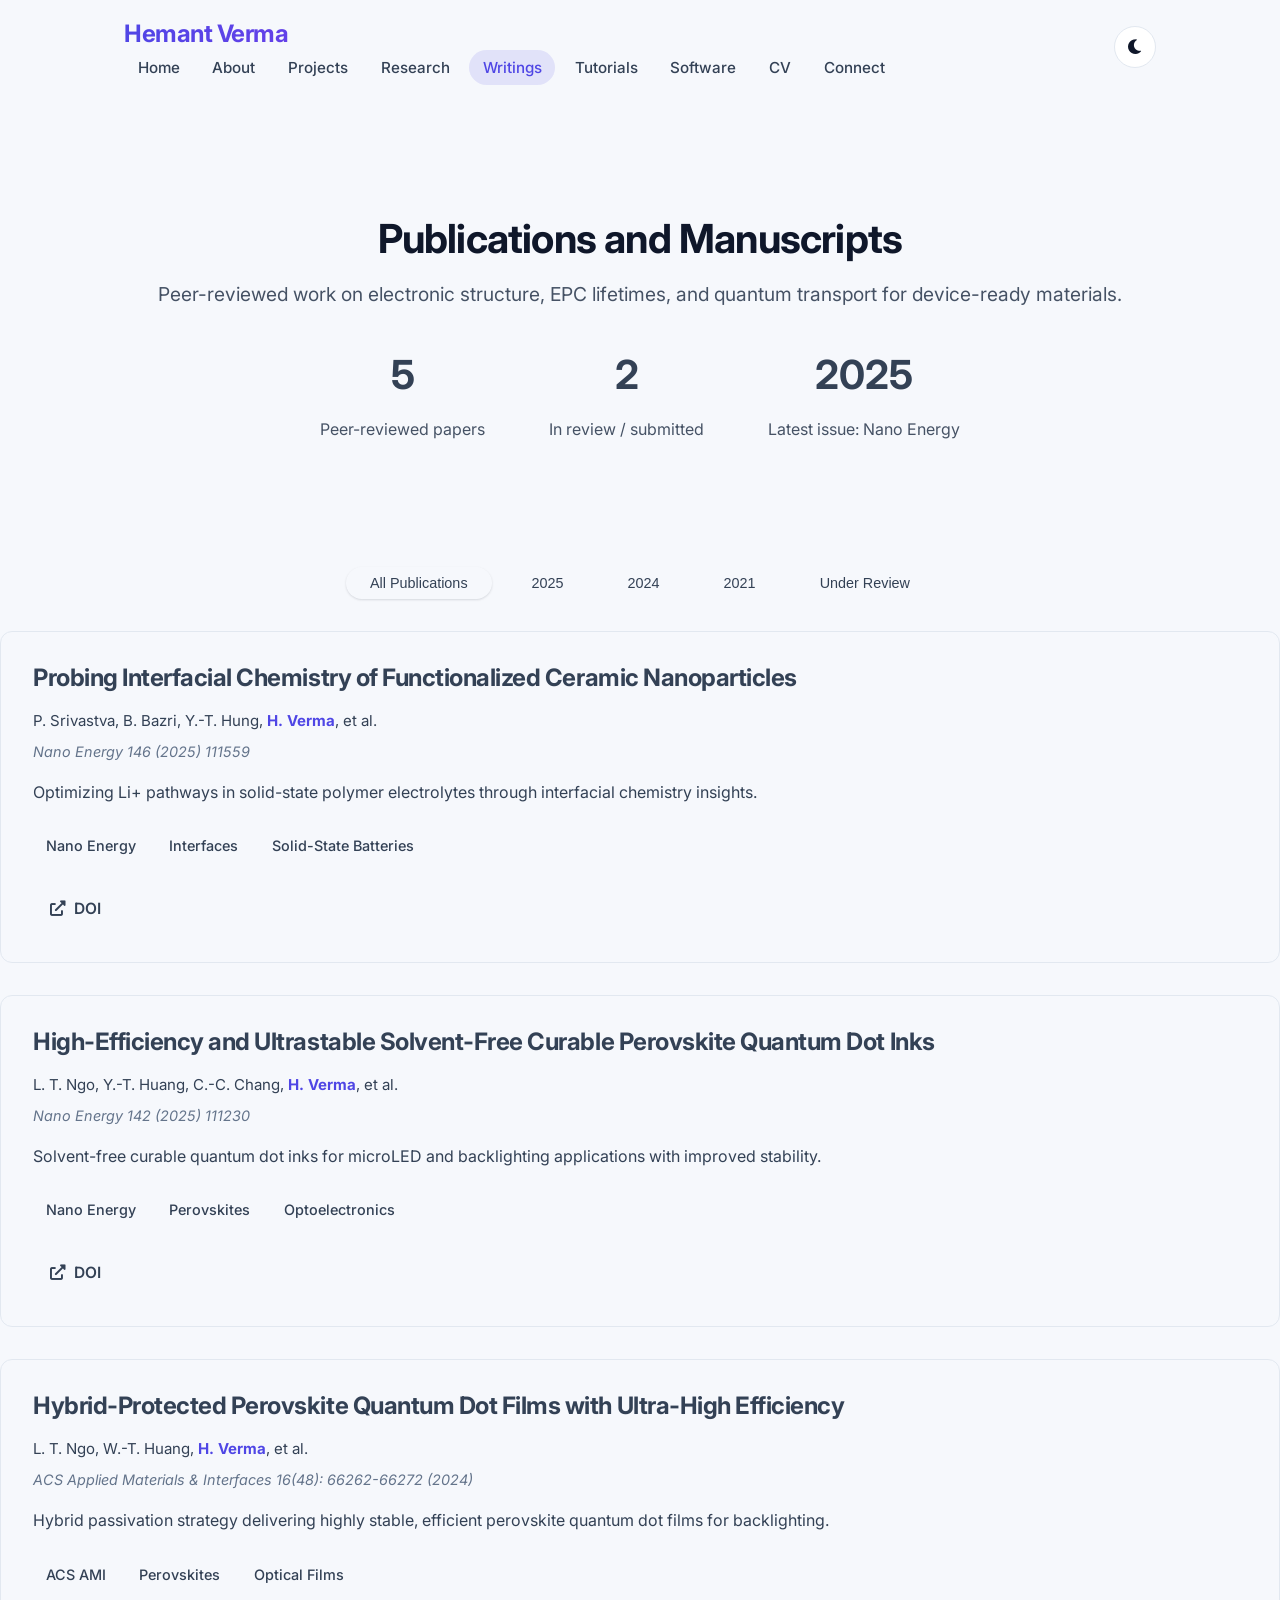
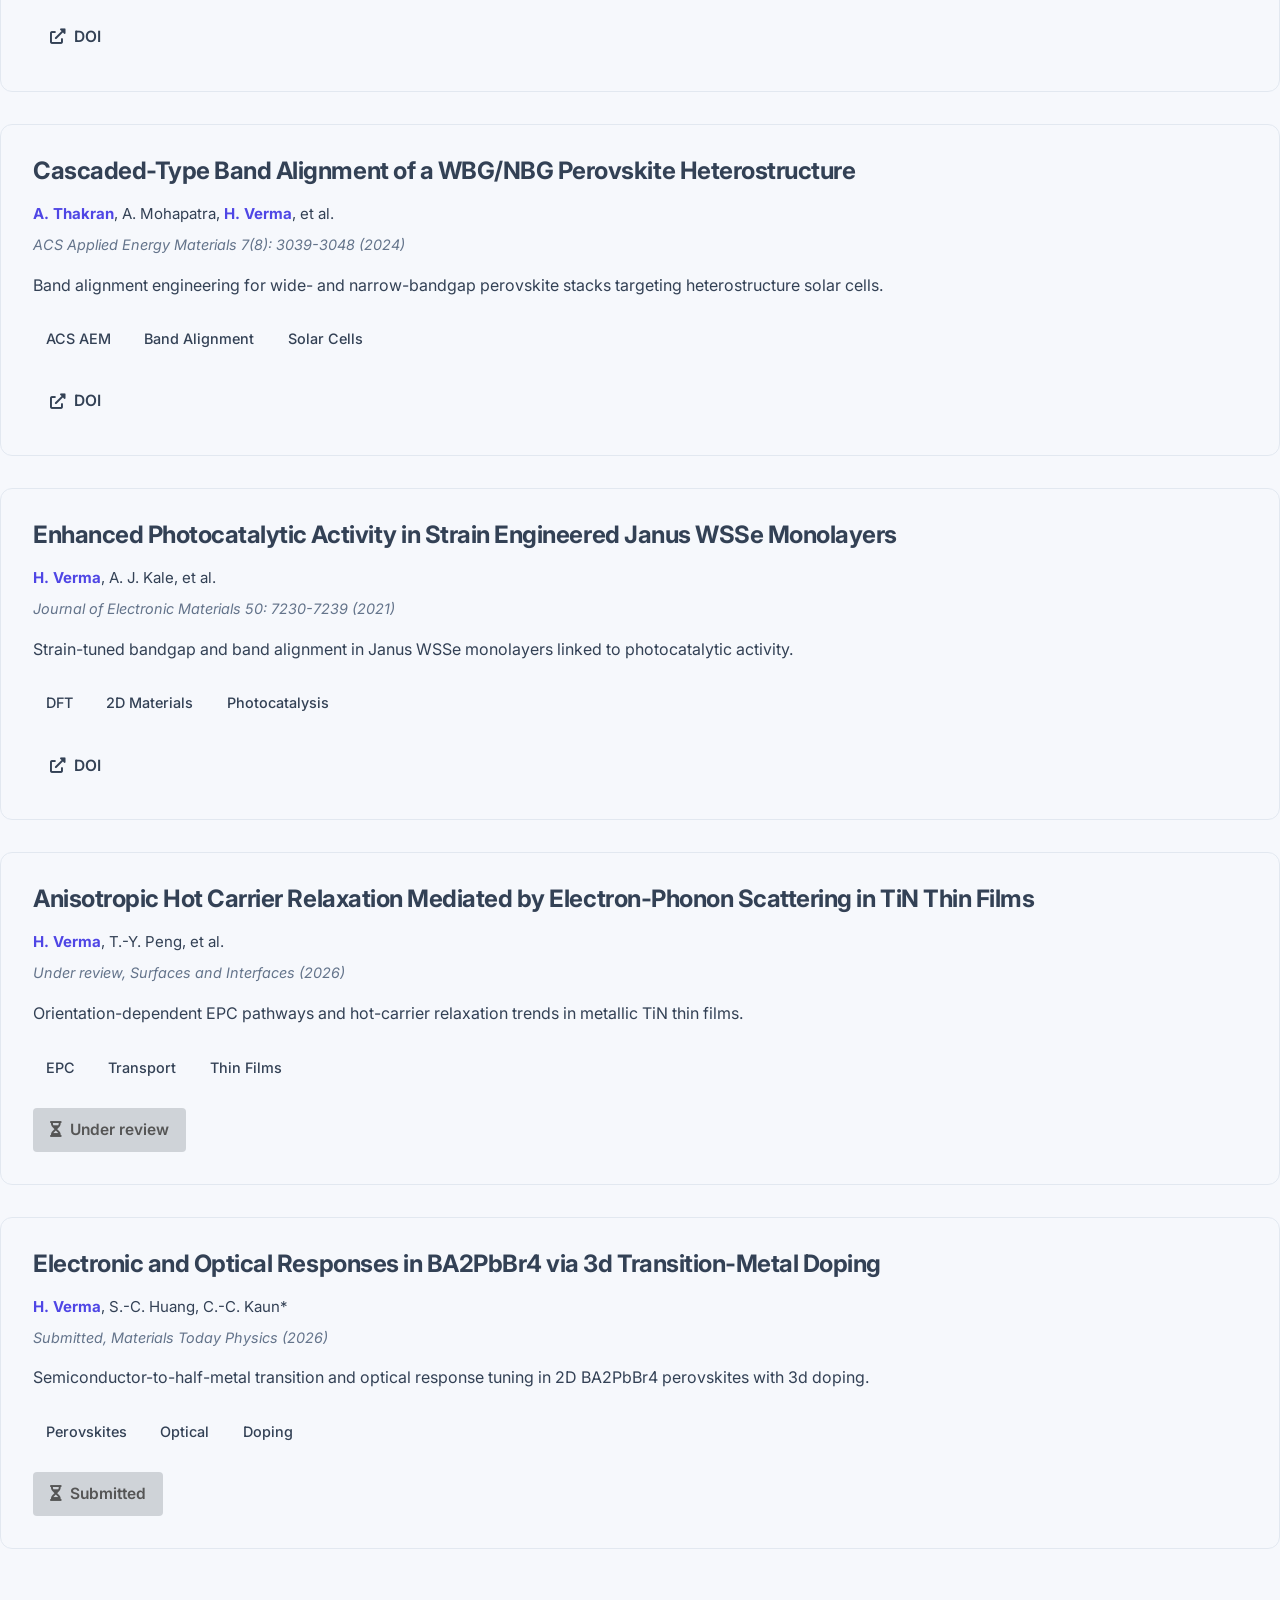
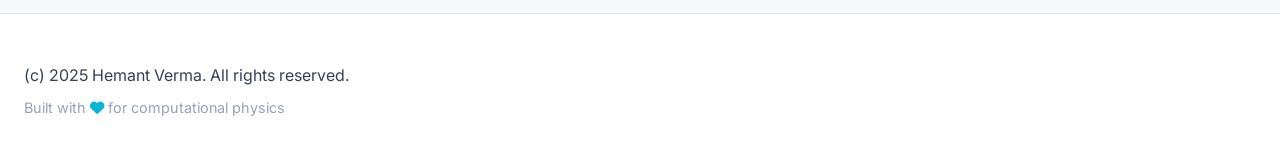
<file: publications.html>
<!DOCTYPE html>
<html lang="en">
<head>
    <meta charset="UTF-8">
    <meta name="viewport" content="width=device-width, initial-scale=1.0">
    <title>Publications - Hemant Verma | Computational Semiconductor Physics</title>
    <meta name="description" content="Peer-reviewed papers and manuscripts by Hemant Verma on first-principles electronic structure, EPC lifetimes, and quantum transport.">
    <link rel="stylesheet" href="css/style.css">
    <link rel="stylesheet" href="css/publications.css">
    <link rel="stylesheet" href="https://cdnjs.cloudflare.com/ajax/libs/font-awesome/6.0.0/css/all.min.css">
    <link href="https://fonts.googleapis.com/css2?family=Inter:wght@400;500;600;700&display=swap" rel="stylesheet">
</head>
<body>
    <nav class="navbar">
        <div class="nav-container">
            <div class="logo">Hemant Verma</div>
            <button class="menu-toggle" aria-label="Toggle menu">
                <span class="bar"></span>
                <span class="bar"></span>
                <span class="bar"></span>
            </button>
            <ul class="nav-links">
                <li><a href="index.html#home">Home</a></li>
                <li><a href="index.html#about">About</a></li>
                <li><a href="index.html#projects">Projects</a></li>
                <li><a href="index.html#research">Research</a></li>
                <li><a href="publications.html" class="active">Writings</a></li>
                <li><a href="tutorials.html">Tutorials</a></li>
                <li><a href="software.html">Software</a></li>
                <li><a href="cv.html">CV</a></li>
                <li><a href="index.html#contact">Connect</a></li>
            </ul>
        </div>
    </nav>

    <section class="publications-hero">
        <div class="section-container">
            <h1>Publications and Manuscripts</h1>
            <p>Peer-reviewed work on electronic structure, EPC lifetimes, and quantum transport for device-ready materials.</p>
            <div class="publication-metrics">
                <div class="metric">
                    <span class="number">5</span>
                    <span class="label">Peer-reviewed papers</span>
                </div>
                <div class="metric">
                    <span class="number">2</span>
                    <span class="label">In review / submitted</span>
                </div>
                <div class="metric">
                    <span class="number">2025</span>
                    <span class="label">Latest issue: Nano Energy</span>
                </div>
            </div>
        </div>
    </section>

    <section class="publications-list">
        <div class="section-container">
            <div class="filters">
                <button class="filter-btn active" data-filter="all">All Publications</button>
                <button class="filter-btn" data-filter="2025">2025</button>
                <button class="filter-btn" data-filter="2024">2024</button>
                <button class="filter-btn" data-filter="2021">2021</button>
                <button class="filter-btn" data-filter="under-review">Under Review</button>
            </div>

            <div class="publications-grid">
                <div class="publication-item" data-year="2025">
                    <div class="pub-content">
                        <h3>Probing Interfacial Chemistry of Functionalized Ceramic Nanoparticles</h3>
                        <p class="authors">P. Srivastva, B. Bazri, Y.-T. Hung, <strong>H. Verma</strong>, et al.</p>
                        <p class="journal">Nano Energy 146 (2025) 111559</p>
                        <p class="abstract">Optimizing Li+ pathways in solid-state polymer electrolytes through interfacial chemistry insights.</p>
                        <div class="tags">
                            <span class="tag">Nano Energy</span>
                            <span class="tag">Interfaces</span>
                            <span class="tag">Solid-State Batteries</span>
                        </div>
                    </div>
                    <div class="pub-links">
                        <a href="https://doi.org/10.1016/j.nanoen.2025.111559" class="btn"><i class="fas fa-external-link-alt"></i> DOI</a>
                    </div>
                </div>

                <div class="publication-item" data-year="2025">
                    <div class="pub-content">
                        <h3>High-Efficiency and Ultrastable Solvent-Free Curable Perovskite Quantum Dot Inks</h3>
                        <p class="authors">L. T. Ngo, Y.-T. Huang, C.-C. Chang, <strong>H. Verma</strong>, et al.</p>
                        <p class="journal">Nano Energy 142 (2025) 111230</p>
                        <p class="abstract">Solvent-free curable quantum dot inks for microLED and backlighting applications with improved stability.</p>
                        <div class="tags">
                            <span class="tag">Nano Energy</span>
                            <span class="tag">Perovskites</span>
                            <span class="tag">Optoelectronics</span>
                        </div>
                    </div>
                    <div class="pub-links">
                        <a href="https://doi.org/10.1016/j.nanoen.2025.111230" class="btn"><i class="fas fa-external-link-alt"></i> DOI</a>
                    </div>
                </div>

                <div class="publication-item" data-year="2024">
                    <div class="pub-content">
                        <h3>Hybrid-Protected Perovskite Quantum Dot Films with Ultra-High Efficiency</h3>
                        <p class="authors">L. T. Ngo, W.-T. Huang, <strong>H. Verma</strong>, et al.</p>
                        <p class="journal">ACS Applied Materials & Interfaces 16(48): 66262-66272 (2024)</p>
                        <p class="abstract">Hybrid passivation strategy delivering highly stable, efficient perovskite quantum dot films for backlighting.</p>
                        <div class="tags">
                            <span class="tag">ACS AMI</span>
                            <span class="tag">Perovskites</span>
                            <span class="tag">Optical Films</span>
                        </div>
                    </div>
                    <div class="pub-links">
                        <a href="https://doi.org/10.1021/acsami.4c11438" class="btn"><i class="fas fa-external-link-alt"></i> DOI</a>
                    </div>
                </div>

                <div class="publication-item" data-year="2024">
                    <div class="pub-content">
                        <h3>Cascaded-Type Band Alignment of a WBG/NBG Perovskite Heterostructure</h3>
                        <p class="authors"><strong>A. Thakran</strong>, A. Mohapatra, <strong>H. Verma</strong>, et al.</p>
                        <p class="journal">ACS Applied Energy Materials 7(8): 3039-3048 (2024)</p>
                        <p class="abstract">Band alignment engineering for wide- and narrow-bandgap perovskite stacks targeting heterostructure solar cells.</p>
                        <div class="tags">
                            <span class="tag">ACS AEM</span>
                            <span class="tag">Band Alignment</span>
                            <span class="tag">Solar Cells</span>
                        </div>
                    </div>
                    <div class="pub-links">
                        <a href="https://doi.org/10.1021/acsaem.4c00490" class="btn"><i class="fas fa-external-link-alt"></i> DOI</a>
                    </div>
                </div>

                <div class="publication-item" data-year="2021">
                    <div class="pub-content">
                        <h3>Enhanced Photocatalytic Activity in Strain Engineered Janus WSSe Monolayers</h3>
                        <p class="authors"><strong>H. Verma</strong>, A. J. Kale, et al.</p>
                        <p class="journal">Journal of Electronic Materials 50: 7230-7239 (2021)</p>
                        <p class="abstract">Strain-tuned bandgap and band alignment in Janus WSSe monolayers linked to photocatalytic activity.</p>
                        <div class="tags">
                            <span class="tag">DFT</span>
                            <span class="tag">2D Materials</span>
                            <span class="tag">Photocatalysis</span>
                        </div>
                    </div>
                    <div class="pub-links">
                        <a href="https://doi.org/10.1007/s11664-021-09038-x" class="btn"><i class="fas fa-external-link-alt"></i> DOI</a>
                    </div>
                </div>

                <div class="publication-item" data-year="under-review">
                    <div class="pub-content">
                        <h3>Anisotropic Hot Carrier Relaxation Mediated by Electron-Phonon Scattering in TiN Thin Films</h3>
                        <p class="authors"><strong>H. Verma</strong>, T.-Y. Peng, et al.</p>
                        <p class="journal">Under review, Surfaces and Interfaces (2026)</p>
                        <p class="abstract">Orientation-dependent EPC pathways and hot-carrier relaxation trends in metallic TiN thin films.</p>
                        <div class="tags">
                            <span class="tag">EPC</span>
                            <span class="tag">Transport</span>
                            <span class="tag">Thin Films</span>
                        </div>
                    </div>
                    <div class="pub-links">
                        <span class="btn disabled"><i class="fas fa-hourglass-half"></i> Under review</span>
                    </div>
                </div>

                <div class="publication-item" data-year="under-review">
                    <div class="pub-content">
                        <h3>Electronic and Optical Responses in BA2PbBr4 via 3d Transition-Metal Doping</h3>
                        <p class="authors"><strong>H. Verma</strong>, S.-C. Huang, C.-C. Kaun*</p>
                        <p class="journal">Submitted, Materials Today Physics (2026)</p>
                        <p class="abstract">Semiconductor-to-half-metal transition and optical response tuning in 2D BA2PbBr4 perovskites with 3d doping.</p>
                        <div class="tags">
                            <span class="tag">Perovskites</span>
                            <span class="tag">Optical</span>
                            <span class="tag">Doping</span>
                        </div>
                    </div>
                    <div class="pub-links">
                        <span class="btn disabled"><i class="fas fa-hourglass-half"></i> Submitted</span>
                    </div>
                </div>
            </div>
        </div>
    </section>

    <footer>
        <p>(c) 2025 Hemant Verma. All rights reserved.</p>
        <p style="margin-top: 0.5rem; font-size: 0.9rem; color: #94a3b8;">Built with <i class="fas fa-heart" style="color: #06b6d4;"></i> for computational physics</p>
    </footer>

    <script src="js/main.js"></script>
    <script>
        // Publication filters
        document.querySelectorAll('.filter-btn').forEach(button => {
            button.addEventListener('click', () => {
                // Remove active class from all buttons
                document.querySelectorAll('.filter-btn').forEach(btn => btn.classList.remove('active'));
                button.classList.add('active');

                const filter = button.getAttribute('data-filter');
                document.querySelectorAll('.publication-item').forEach(item => {
                    if (filter === 'all' || item.getAttribute('data-year') === filter) {
                        item.style.display = 'block';
                    } else {
                        item.style.display = 'none';
                    }
                });
            });
        });
    </script>
</body>
</html>
</file>
<file: css/style.css>
/* =========================================================
   Hemant Verma — Academic Website
   Modern, dynamic design system (light + dark themes)
   ========================================================= */

/* ---------- Design Tokens ---------- */
:root {
    /* Brand */
    --brand: #4f46e5;
    --brand-strong: #4338ca;
    --brand-2: #7c3aed;
    --brand-soft: rgba(79, 70, 229, 0.12);
    --gradient: linear-gradient(120deg, #4f46e5 0%, #7c3aed 50%, #2563eb 100%);

    /* Neutrals (light) */
    --bg: #f6f8fc;
    --bg-alt: #eef2f9;
    --surface: #ffffff;
    --surface-2: #f8fafc;
    --ink: #0f172a;
    --text: #334155;
    --muted: #64748b;
    --border: #e2e8f0;

    /* Effects */
    --shadow-sm: 0 1px 2px rgba(15, 23, 42, 0.06), 0 1px 3px rgba(15, 23, 42, 0.08);
    --shadow-md: 0 4px 12px rgba(15, 23, 42, 0.08);
    --shadow-lg: 0 18px 40px -12px rgba(15, 23, 42, 0.22);
    --ring: 0 0 0 3px var(--brand-soft);
    --transition: all 0.3s cubic-bezier(0.4, 0, 0.2, 1);
    --radius: 16px;
    --radius-sm: 10px;
    --maxw: 1160px;
    --dot-color: rgba(15, 23, 42, 0.045);
}

[data-theme="dark"] {
    --brand: #818cf8;
    --brand-strong: #a5b4fc;
    --brand-2: #c4b5fd;
    --brand-soft: rgba(129, 140, 248, 0.16);
    --gradient: linear-gradient(120deg, #818cf8 0%, #c4b5fd 50%, #60a5fa 100%);

    --bg: #0b1120;
    --bg-alt: #0e1628;
    --surface: #111a2e;
    --surface-2: #0f1830;
    --ink: #f1f5f9;
    --text: #cbd5e1;
    --muted: #94a3b8;
    --border: #233148;

    --shadow-sm: 0 1px 2px rgba(0, 0, 0, 0.4);
    --shadow-md: 0 6px 18px rgba(0, 0, 0, 0.45);
    --shadow-lg: 0 22px 48px -14px rgba(0, 0, 0, 0.7);
    --dot-color: rgba(148, 163, 184, 0.05);
}

/* ---------- Reset & Base ---------- */
* { margin: 0; padding: 0; box-sizing: border-box; }

html {
    scroll-behavior: smooth;
    scroll-padding-top: 90px;
    -webkit-text-size-adjust: 100%;
    text-size-adjust: 100%;
    overflow-x: hidden;
    overflow-x: clip;
}

body {
    font-family: 'Inter', -apple-system, BlinkMacSystemFont, 'Segoe UI', Roboto, sans-serif;
    line-height: 1.65;
    color: var(--text);
    background-color: var(--bg);
    -webkit-font-smoothing: antialiased;
    -webkit-tap-highlight-color: transparent;
    transition: background-color 0.4s ease, color 0.4s ease;
    overflow-x: hidden;
    overflow-x: clip;
    overflow-wrap: break-word;
    word-break: break-word;
}

h1, h2, h3, h4 {
    font-family: 'Sora', 'Inter', sans-serif;
    color: var(--ink);
    line-height: 1.2;
    letter-spacing: -0.02em;
    overflow-wrap: break-word;
}

a { color: var(--brand); text-decoration: none; }

::selection { background: var(--brand); color: #fff; }

img { max-width: 100%; display: block; }

/* Scrollbar */
::-webkit-scrollbar { width: 11px; }
::-webkit-scrollbar-track { background: var(--bg-alt); }
::-webkit-scrollbar-thumb { background: var(--border); border-radius: 8px; border: 3px solid var(--bg-alt); }
::-webkit-scrollbar-thumb:hover { background: var(--muted); }

/* ---------- Scroll Progress Bar ---------- */
.scroll-progress {
    position: fixed;
    top: 0; left: 0;
    height: 3px;
    width: 0%;
    background: var(--gradient);
    z-index: 2000;
    transition: width 0.05s linear;
}

/* ---------- Layout helpers ---------- */
.section-head {
    max-width: 720px;
    margin: 0 auto 3.25rem;
    text-align: center;
}

.section-head .eyebrow {
    display: inline-block;
    font-size: 0.8rem;
    font-weight: 600;
    letter-spacing: 0.12em;
    text-transform: uppercase;
    color: var(--brand);
    margin-bottom: 0.75rem;
}

.section-head h2 {
    font-size: clamp(1.9rem, 4vw, 2.6rem);
    margin-bottom: 0.85rem;
}

.section-head p { color: var(--muted); font-size: 1.05rem; }

.section-head h2::after {
    content: '';
    display: block;
    width: 64px; height: 4px;
    margin: 1rem auto 0;
    border-radius: 4px;
    background: var(--gradient);
}

/* ---------- Reveal on scroll ---------- */
.reveal {
    opacity: 0;
    transform: translateY(28px);
    transition: opacity 0.7s ease, transform 0.7s cubic-bezier(0.16, 1, 0.3, 1);
    will-change: opacity, transform;
}
.reveal.visible { opacity: 1; transform: none; }
.reveal[data-delay="1"] { transition-delay: 0.08s; }
.reveal[data-delay="2"] { transition-delay: 0.16s; }
.reveal[data-delay="3"] { transition-delay: 0.24s; }

/* ---------- Buttons ---------- */
.btn {
    display: inline-flex;
    align-items: center;
    gap: 0.55rem;
    padding: 0.8rem 1.5rem;
    border-radius: 999px;
    font-weight: 600;
    font-size: 0.97rem;
    cursor: pointer;
    border: 1px solid transparent;
    transition: var(--transition);
    text-decoration: none;
}
.btn-primary { background: var(--gradient); color: #fff; box-shadow: var(--shadow-md); }
.btn-primary:hover { transform: translateY(-3px); box-shadow: var(--shadow-lg); }
.btn-ghost { background: rgba(255,255,255,0.08); color: #fff; border-color: rgba(255,255,255,0.35); }
.btn-ghost:hover { background: rgba(255,255,255,0.18); transform: translateY(-3px); }

/* ---------- Header / Nav ---------- */
header {
    position: fixed;
    top: 0; left: 0;
    width: 100%;
    z-index: 1000;
    background: var(--surface); /* fallback */
    background: color-mix(in srgb, var(--surface) 80%, transparent);
    backdrop-filter: blur(14px);
    -webkit-backdrop-filter: blur(14px);
    border-bottom: 1px solid transparent;
    transition: var(--transition);
}
header.scrolled {
    border-bottom-color: var(--border);
    box-shadow: var(--shadow-sm);
}

nav {
    display: flex;
    justify-content: space-between;
    align-items: center;
    padding: 0.9rem 5%;
    max-width: var(--maxw);
    margin: 0 auto;
}

.logo {
    font-family: 'Sora', 'Inter', sans-serif;
    font-size: 1.5rem;
    font-weight: 700;
    background: var(--gradient);
    -webkit-background-clip: text;
    background-clip: text;
    color: transparent;
    letter-spacing: -0.02em;
}

.nav-right { display: flex; align-items: center; gap: 0.5rem; }

.nav-links { display: flex; list-style: none; gap: 0.35rem; align-items: center; }

.nav-links li a {
    color: var(--text);
    font-weight: 500;
    font-size: 0.95rem;
    padding: 0.5rem 0.85rem;
    border-radius: 999px;
    position: relative;
    transition: var(--transition);
}
.nav-links li a:hover { color: var(--brand); background: var(--brand-soft); }
.nav-links li a.active { color: var(--brand); background: var(--brand-soft); }

/* Theme toggle */
.theme-toggle {
    width: 42px; height: 42px;
    border-radius: 50%;
    border: 1px solid var(--border);
    background: var(--surface);
    color: var(--ink);
    cursor: pointer;
    display: inline-flex;
    align-items: center;
    justify-content: center;
    font-size: 1.05rem;
    transition: var(--transition);
}
.theme-toggle:hover { color: var(--brand); border-color: var(--brand); transform: rotate(15deg); }

.menu-toggle {
    display: none;
    font-size: 1.6rem;
    cursor: pointer;
    color: var(--ink);
    background: none;
    border: none;
    line-height: 1;
}

/* ---------- Hero ---------- */
.hero {
    min-height: 100vh;
    min-height: 100svh;
    display: flex;
    align-items: center;
    justify-content: center;
    text-align: center;
    padding: 7rem 1.5rem 4rem;
    position: relative;
    overflow: hidden;
    background: linear-gradient(rgba(7, 11, 24, 0.82), rgba(7, 11, 24, 0.88)), url('../assets/images/physics-bg.jpg');
    background-size: cover;
    background-position: center;
    color: #fff;
}
/* animated aurora glow */
.hero::before {
    content: '';
    position: absolute;
    inset: -30%;
    background:
        radial-gradient(40% 40% at 20% 30%, rgba(124, 58, 237, 0.35), transparent 60%),
        radial-gradient(35% 35% at 80% 70%, rgba(37, 99, 235, 0.35), transparent 60%);
    animation: drift 16s ease-in-out infinite alternate;
    pointer-events: none;
    z-index: 0;
}
@keyframes drift {
    from { transform: translate3d(-3%, -2%, 0) scale(1); }
    to   { transform: translate3d(3%, 2%, 0) scale(1.1); }
}

.hero-canvas { position: absolute; inset: 0; width: 100%; height: 100%; z-index: 1; pointer-events: none; }

.hero-content { max-width: 820px; margin: 0 auto; position: relative; z-index: 2; }

.hero-badge {
    display: inline-flex;
    align-items: center;
    gap: 0.5rem;
    padding: 0.4rem 1rem;
    border-radius: 999px;
    background: rgba(255,255,255,0.1);
    border: 1px solid rgba(255,255,255,0.2);
    font-size: 0.85rem;
    font-weight: 500;
    margin-bottom: 1.5rem;
    backdrop-filter: blur(6px);
}
.hero-badge .dot {
    width: 8px; height: 8px; border-radius: 50%;
    background: #34d399;
    box-shadow: 0 0 0 0 rgba(52, 211, 153, 0.7);
    animation: pulse 2s infinite;
}
@keyframes pulse {
    0% { box-shadow: 0 0 0 0 rgba(52,211,153,0.7); }
    70% { box-shadow: 0 0 0 10px rgba(52,211,153,0); }
    100% { box-shadow: 0 0 0 0 rgba(52,211,153,0); }
}

/* Atom avatar: portrait as nucleus, electrons in orbit */
.hero-avatar {
    position: relative;
    width: 150px; height: 150px;
    margin: 0 auto 1.75rem;
    cursor: pointer;
    animation: fadeIn 0.9s ease-out;
}
.hero-avatar img {
    width: 100%; height: 100%;
    border-radius: 50%;
    object-fit: cover;
    border: 3px solid rgba(255, 255, 255, 0.3);
    box-shadow: 0 0 0 4px rgba(129, 140, 248, 0.25), 0 0 45px rgba(124, 58, 237, 0.45);
    transition: box-shadow 0.4s ease, transform 0.4s ease;
    position: relative;
    z-index: 1;
}
.hero-avatar:hover img { transform: scale(1.04); }
.orbit {
    position: absolute;
    border: 1px dashed rgba(199, 210, 254, 0.35);
    border-radius: 50%;
    animation: orbit-spin linear infinite;
    pointer-events: none;
}
.orbit-1 { inset: -16px; animation-duration: 9s; }
.orbit-2 { inset: -32px; animation-duration: 16s; animation-direction: reverse; }
.electron {
    position: absolute;
    top: -5px; left: 50%;
    margin-left: -4.5px;
    width: 9px; height: 9px;
    border-radius: 50%;
    background: #a5b4fc;
    box-shadow: 0 0 12px 2px rgba(165, 180, 252, 0.9);
}
@keyframes orbit-spin { to { transform: rotate(360deg); } }
/* Photoexcitation easter egg (click the avatar) */
.hero-avatar.excited img {
    box-shadow: 0 0 0 6px rgba(165, 180, 252, 0.5), 0 0 70px rgba(196, 181, 253, 0.9);
}
.hero-avatar.excited .orbit { border-color: rgba(196, 181, 253, 0.85); }
.hero-avatar.excited .electron { background: #fff; box-shadow: 0 0 18px 5px rgba(196, 181, 253, 1); }

.hero-content h1 {
    font-size: clamp(2.8rem, 8vw, 4.6rem);
    margin-bottom: 1rem;
    color: #fff;
    background: linear-gradient(120deg, #fff 30%, #c7d2fe 70%);
    -webkit-background-clip: text;
    background-clip: text;
    -webkit-text-fill-color: transparent;
}

.hero-role {
    font-family: 'Sora', 'Inter', sans-serif;
    font-size: clamp(1.15rem, 3.2vw, 1.7rem);
    font-weight: 600;
    margin-bottom: 1rem;
    min-height: 1.4em;
    color: #e0e7ff;
}
.hero-role .type-cursor {
    display: inline-block;
    width: 2px;
    margin-left: 2px;
    background: #c7d2fe;
    animation: blink 1s step-end infinite;
}
@keyframes blink { 50% { opacity: 0; } }

.hero-affil { font-size: 1rem; color: rgba(255,255,255,0.75); margin-bottom: 1.25rem; letter-spacing: 0.01em; }

.hero-tagline {
    font-size: 1.1rem;
    max-width: 640px;
    margin: 0 auto 2rem;
    color: rgba(255,255,255,0.82);
}

.hero-cta { display: flex; gap: 1rem; justify-content: center; flex-wrap: wrap; margin-bottom: 2.25rem; }

.social-links { display: flex; justify-content: center; gap: 0.9rem; flex-wrap: wrap; }

.social-icon {
    width: 44px; height: 44px;
    border-radius: 50%;
    display: flex;
    align-items: center;
    justify-content: center;
    background: rgba(255,255,255,0.1);
    border: 1px solid rgba(255,255,255,0.15);
    transition: var(--transition);
    color: #fff;
    font-size: 1.15rem;
}
.social-icon:hover { background: #fff; color: var(--brand); transform: translateY(-4px); }

.scroll-hint {
    position: absolute;
    bottom: 1.6rem; left: 50%;
    transform: translateX(-50%);
    color: rgba(255,255,255,0.7);
    font-size: 1.3rem;
    animation: bounce 2s infinite;
    z-index: 1;
}
@keyframes bounce { 0%,100%{transform:translate(-50%,0);} 50%{transform:translate(-50%,8px);} }

/* ---------- Generic section ---------- */
section.block { padding: 6rem 1.5rem; }
.block-inner { max-width: var(--maxw); margin: 0 auto; }
.bg-alt {
    background-color: var(--bg-alt);
    background-image: radial-gradient(var(--dot-color) 1px, transparent 1px);
    background-size: 22px 22px;
}

/* ---------- Stats strip ---------- */
.stats {
    max-width: var(--maxw);
    margin: -4rem auto 0;
    position: relative;
    z-index: 5;
    display: grid;
    grid-template-columns: repeat(4, 1fr);
    gap: 1.25rem;
    padding: 0 1.5rem;
}
.stat {
    background: var(--surface);
    border: 1px solid var(--border);
    border-radius: var(--radius);
    padding: 1.6rem 1rem;
    text-align: center;
    box-shadow: var(--shadow-md);
    transition: var(--transition);
}
.stat:hover { transform: translateY(-6px); box-shadow: var(--shadow-lg); }
.stat .num {
    font-family: 'Sora', 'Inter', sans-serif;
    font-size: 2.4rem;
    font-weight: 700;
    background: var(--gradient);
    -webkit-background-clip: text; background-clip: text; color: transparent;
    line-height: 1;
}
.stat .label { color: var(--muted); font-size: 0.9rem; margin-top: 0.5rem; }

/* ---------- News ---------- */
.news-list { max-width: 820px; margin: 0 auto; display: flex; flex-direction: column; gap: 1rem; }
.news-item {
    display: flex;
    gap: 1.25rem;
    align-items: flex-start;
    background: var(--surface);
    border: 1px solid var(--border);
    border-left: 4px solid var(--brand);
    border-radius: var(--radius-sm);
    padding: 1.1rem 1.3rem;
    box-shadow: var(--shadow-sm);
    transition: var(--transition);
}
.news-item:hover { transform: translateX(6px); box-shadow: var(--shadow-md); }
.news-date {
    flex-shrink: 0;
    min-width: 92px;
    text-align: center;
    font-size: 0.8rem;
    font-weight: 600;
    color: var(--brand);
    background: var(--brand-soft);
    padding: 0.3rem 0.7rem;
    border-radius: 999px;
    white-space: nowrap;
}
.news-item p { color: var(--text); font-size: 0.97rem; }

/* ---------- Research ---------- */
.research-grid {
    display: grid;
    grid-template-columns: repeat(auto-fit, minmax(260px, 1fr));
    gap: 1.5rem;
}
.research-item {
    background: var(--surface);
    border: 1px solid var(--border);
    border-radius: var(--radius);
    padding: 2rem 1.75rem;
    box-shadow: var(--shadow-sm);
    transition: var(--transition);
    position: relative;
    overflow: hidden;
}
.research-item::before {
    content: '';
    position: absolute;
    top: 0; left: 0; right: 0;
    height: 4px;
    background: var(--gradient);
    transform: scaleX(0);
    transform-origin: left;
    transition: transform 0.4s ease;
}
.research-item:hover { transform: translateY(-8px); box-shadow: var(--shadow-lg); border-color: transparent; }
.research-item:hover::before { transform: scaleX(1); }
.research-icon {
    width: 52px; height: 52px;
    border-radius: 14px;
    display: flex; align-items: center; justify-content: center;
    background: var(--brand-soft);
    color: var(--brand);
    font-size: 1.4rem;
    margin-bottom: 1.1rem;
}
.research-item h3 { font-size: 1.2rem; margin-bottom: 0.7rem; }
.research-item p { color: var(--muted); margin-bottom: 0.8rem; font-size: 0.96rem; }
.research-item .highlight {
    color: var(--text);
    font-size: 0.88rem;
    font-weight: 500;
    border-top: 1px dashed var(--border);
    padding-top: 0.8rem;
    margin-bottom: 0;
}

/* ---------- Publications ---------- */
.pub-filter { display: flex; justify-content: center; flex-wrap: wrap; gap: 0.6rem; margin-bottom: 2.5rem; }
.filter-btn {
    padding: 0.5rem 1.2rem;
    border-radius: 999px;
    border: 1px solid var(--border);
    background: var(--surface);
    color: var(--text);
    font-weight: 500;
    font-size: 0.9rem;
    cursor: pointer;
    transition: var(--transition);
}
.filter-btn:hover { border-color: var(--brand); color: var(--brand); }
.filter-btn.active { background: var(--gradient); color: #fff; border-color: transparent; box-shadow: var(--shadow-sm); }

.pub-year-group { max-width: 820px; margin: 0 auto 2.5rem; }
.year-heading {
    font-size: 1.4rem;
    margin-bottom: 1.25rem;
    color: var(--ink);
    display: flex;
    align-items: center;
    gap: 0.75rem;
}
.year-heading::after { content: ''; flex: 1; height: 1px; background: var(--border); }

.publications-grid { display: grid; grid-template-columns: 1fr; gap: 1.25rem; }

.publication-item {
    background: var(--surface);
    border: 1px solid var(--border);
    border-radius: var(--radius);
    padding: 1.6rem 1.6rem 1.6rem 3.4rem;
    box-shadow: var(--shadow-sm);
    transition: var(--transition);
    position: relative;
}
.publication-item:hover { transform: translateY(-4px); box-shadow: var(--shadow-md); border-color: var(--brand); border-color: color-mix(in srgb, var(--brand) 35%, var(--border)); }
.pub-number {
    position: absolute;
    top: 1.6rem; left: 1.3rem;
    font-family: 'Sora', 'Inter', sans-serif;
    font-size: 1rem;
    font-weight: 700;
    color: var(--brand);
}
.pub-title { font-size: 1.08rem; font-weight: 600; color: var(--ink); margin-bottom: 0.5rem; line-height: 1.4; }
.publication-item .authors { margin-bottom: 0.4rem; font-size: 0.94rem; color: var(--text); }
.publication-item .authors strong { color: var(--brand); }
.publication-item .journal { color: var(--muted); font-size: 0.9rem; }
.publication-item .journal a {
    color: var(--brand);
    font-weight: 600;
    margin-left: 0.4rem;
    white-space: nowrap;
}
.publication-item .journal a:hover { text-decoration: underline; }
.publication-item.pub-status { padding-left: 1.6rem; }

.footnote { font-size: 0.85rem; color: var(--muted); text-align: center; font-style: italic; margin-top: 0.5rem; }

/* ---------- CV ---------- */
.cv-content { max-width: 820px; margin: 0 auto; }

.cv-header {
    display: flex;
    align-items: center;
    justify-content: center;
    gap: 2rem;
    flex-wrap: wrap;
    background: var(--surface);
    border: 1px solid var(--border);
    border-radius: var(--radius);
    padding: 2rem;
    box-shadow: var(--shadow-sm);
    margin-bottom: 1.5rem;
}
.cv-photo {
    width: 130px; height: 130px;
    border-radius: 50%;
    overflow: hidden;
    border: 3px solid var(--brand);
    box-shadow: var(--shadow-md);
    flex-shrink: 0;
}
.cv-photo img { width: 100%; height: 100%; object-fit: cover; }
.cv-info { text-align: left; }
.cv-info p { margin-bottom: 0.35rem; font-size: 1rem; color: var(--text); }
.cv-info p:first-child { font-size: 1.3rem; color: var(--ink); font-family: 'Sora','Inter',sans-serif; }
.cv-download { margin-top: 0.9rem; }
.download-btn {
    display: inline-flex; align-items: center;
    padding: 0.65rem 1.3rem;
    background: var(--gradient);
    color: #fff;
    border-radius: 999px;
    font-weight: 600;
    font-size: 0.92rem;
    box-shadow: var(--shadow-sm);
    transition: var(--transition);
}
.download-btn:hover { transform: translateY(-3px); box-shadow: var(--shadow-md); }

.cv-section {
    background: var(--surface);
    border: 1px solid var(--border);
    border-radius: var(--radius);
    padding: 1.75rem 2rem;
    box-shadow: var(--shadow-sm);
    margin-bottom: 1.5rem;
}
.cv-section h3 {
    font-size: 1.3rem;
    margin-bottom: 1.25rem;
    padding-bottom: 0.6rem;
    border-bottom: 2px solid var(--border);
    display: flex;
    align-items: center;
    gap: 0.6rem;
}
.cv-section h3 i { color: var(--brand); font-size: 1.05rem; }

.cv-item {
    position: relative;
    padding-left: 1.4rem;
    margin-bottom: 1.5rem;
    border-left: 2px solid var(--border);
}
.cv-item:last-child { margin-bottom: 0; }
.cv-item::before {
    content: '';
    position: absolute;
    left: -7px; top: 4px;
    width: 12px; height: 12px;
    border-radius: 50%;
    background: var(--brand);
    border: 3px solid var(--surface);
}
.cv-section > .cv-item:only-child,
.cv-item.no-marker { border-left: none; padding-left: 0; }
.cv-item.no-marker::before { display: none; }

.cv-title { font-weight: 600; font-size: 1.05rem; color: var(--ink); margin-bottom: 0.25rem; }
.cv-place { color: var(--text); margin-bottom: 0.25rem; font-size: 0.96rem; }
.cv-subtitle { font-style: italic; color: var(--muted); font-size: 0.9rem; margin-bottom: 0.4rem; }
.cv-date {
    display: inline-block;
    color: var(--brand);
    font-weight: 600;
    font-size: 0.82rem;
    background: var(--brand-soft);
    padding: 0.15rem 0.6rem;
    border-radius: 999px;
}
.cv-details { margin-top: 0.7rem; padding-left: 1.2rem; }
.cv-details li { margin-bottom: 0.45rem; line-height: 1.55; color: var(--text); font-size: 0.95rem; }
.cv-item p:not(.cv-title):not(.cv-place):not(.cv-subtitle):not(.cv-date) { color: var(--text); font-size: 0.95rem; }
.cv-link a { font-weight: 500; }
.cv-link a:hover { text-decoration: underline; }

/* ---------- Tutorials ---------- */
.tutorials-grid { max-width: var(--maxw); margin: 0 auto; display: grid; grid-template-columns: repeat(auto-fit, minmax(320px, 1fr)); gap: 2rem; }
.tutorial-category {
    background: var(--surface);
    border: 1px solid var(--border);
    border-radius: var(--radius);
    padding: 2rem;
    box-shadow: var(--shadow-sm);
    transition: var(--transition);
}
.tutorial-category:hover { transform: translateY(-6px); box-shadow: var(--shadow-lg); }
.tutorial-category h3 { font-size: 1.4rem; margin-bottom: 1.5rem; }
.tutorial-cards { display: grid; gap: 1.5rem; }
.tutorial-card { background: var(--surface-2); border: 1px solid var(--border); border-radius: var(--radius-sm); overflow: hidden; transition: var(--transition); }
.tutorial-card:hover { transform: translateY(-4px); box-shadow: var(--shadow-md); }
.card-content { padding: 1.5rem; }
.card-content h4 { font-size: 1.15rem; margin-bottom: 0.75rem; }
.card-content p { color: var(--muted); margin-bottom: 1.25rem; font-size: 0.95rem; }
.tutorial-tags { display: flex; flex-wrap: wrap; gap: 0.5rem; margin-bottom: 1.25rem; }
.tag { background: var(--brand-soft); color: var(--brand); padding: 0.3rem 0.8rem; border-radius: 999px; font-size: 0.82rem; font-weight: 500; }
.tutorial-link {
    display: inline-flex; align-items: center; gap: 0.4rem;
    background: var(--gradient);
    color: #fff;
    padding: 0.55rem 1.3rem;
    border-radius: 999px;
    font-weight: 600;
    font-size: 0.9rem;
    transition: var(--transition);
}
.tutorial-link:hover { transform: translateY(-3px); box-shadow: var(--shadow-md); }
.tutorial-note { font-style: italic; color: var(--muted); margin-top: 0.75rem; font-size: 0.85rem; }

/* ---------- Contact ---------- */
.contact-info {
    max-width: 820px; margin: 0 auto;
    display: grid;
    grid-template-columns: repeat(auto-fit, minmax(280px, 1fr));
    gap: 1.25rem;
}
.contact-item {
    display: flex;
    align-items: center;
    gap: 1rem;
    background: var(--surface);
    border: 1px solid var(--border);
    border-radius: var(--radius);
    padding: 1.4rem 1.5rem;
    box-shadow: var(--shadow-sm);
    transition: var(--transition);
}
.contact-item:hover { transform: translateY(-5px); box-shadow: var(--shadow-md); }
.contact-item i {
    font-size: 1.1rem;
    color: var(--brand);
    background: var(--brand-soft);
    width: 44px; height: 44px;
    border-radius: 12px;
    display: flex; align-items: center; justify-content: center;
    flex-shrink: 0;
}
.contact-item p { color: var(--text); font-size: 0.95rem; }
.contact-item p[title] { cursor: pointer; }

/* ---------- Footer ---------- */
footer {
    background: var(--surface);
    border-top: 1px solid var(--border);
    padding: 3rem 1.5rem 1.5rem;
    margin-top: 0;
    position: relative;
}
.footer-content {
    max-width: var(--maxw);
    margin: 0 auto;
    display: flex;
    flex-wrap: wrap;
    justify-content: space-between;
    align-items: center;
    gap: 1.5rem;
}
.footer-social { display: flex; gap: 0.75rem; }
.footer-social .social-icon {
    width: 40px; height: 40px;
    background: var(--brand-soft);
    border: 1px solid var(--border);
    color: var(--brand);
    font-size: 1rem;
}
.footer-social .social-icon:hover { background: var(--gradient); color: #fff; }
.footer-links { display: flex; flex-wrap: wrap; gap: 0.5rem 1.25rem; justify-content: center; }
.footer-links a { color: var(--muted); font-size: 0.92rem; transition: var(--transition); }
.footer-links a:hover { color: var(--brand); }
.footer-info { width: 100%; text-align: center; padding-top: 1.25rem; border-top: 1px solid var(--border); }
.footer-info p { color: var(--muted); font-size: 0.85rem; margin-bottom: 0.25rem; }

.back-to-top {
    position: fixed;
    bottom: 1.75rem; right: 1.75rem;
    z-index: 900;
    opacity: 0;
    visibility: hidden;
    transform: translateY(12px);
    transition: var(--transition);
}
.back-to-top.show { opacity: 1; visibility: visible; transform: none; }
.back-to-top a {
    display: flex; align-items: center; justify-content: center;
    width: 48px; height: 48px;
    background: var(--gradient);
    color: #fff;
    border-radius: 50%;
    box-shadow: var(--shadow-lg);
    transition: var(--transition);
}
.back-to-top a:hover { transform: translateY(-4px); }

/* ============ Tutorial article pages ============ */
.tutorial-page { padding: 7rem 1.5rem 4rem; max-width: var(--maxw); margin: 0 auto; }
.tutorial-header { text-align: center; margin-bottom: 3rem; }
.tutorial-header h1 { font-size: clamp(2rem, 5vw, 2.8rem); margin-bottom: 1rem; }
.tutorial-meta { color: var(--muted); font-size: 0.95rem; }
.tutorial-meta span { margin: 0 0.5rem; }
.tutorial-content { display: grid; grid-template-columns: 240px 1fr; gap: 2.5rem; align-items: start; }
.tutorial-nav { position: sticky; top: 100px; background: var(--surface); border: 1px solid var(--border); border-radius: var(--radius); padding: 1.5rem; box-shadow: var(--shadow-sm); }
.tutorial-nav h3 { font-size: 1.1rem; margin-bottom: 1rem; }
.tutorial-nav ul { list-style: none; }
.tutorial-nav li { margin-bottom: 0.35rem; }
.tutorial-nav a { display: block; padding: 0.5rem 0.9rem; border-radius: var(--radius-sm); color: var(--text); font-size: 0.92rem; transition: var(--transition); }
.tutorial-nav a:hover, .tutorial-nav a.active { background: var(--brand-soft); color: var(--brand); }
.tutorial-article { background: var(--surface); border: 1px solid var(--border); border-radius: var(--radius); padding: 2.5rem; box-shadow: var(--shadow-sm); }
.tutorial-article h2 { font-size: 1.7rem; margin: 2rem 0 1rem; padding-bottom: 0.5rem; border-bottom: 2px solid var(--border); }
.tutorial-article h2:first-child { margin-top: 0; }
.tutorial-article h3 { font-size: 1.3rem; margin: 1.5rem 0 0.75rem; }
.tutorial-article p { margin-bottom: 1.25rem; }
.tutorial-article ul, .tutorial-article ol { margin-bottom: 1.25rem; padding-left: 1.75rem; }
.tutorial-article li { margin-bottom: 0.5rem; }
.tutorial-article pre { background: var(--surface-2); border: 1px solid var(--border); padding: 1.1rem; border-radius: var(--radius-sm); overflow-x: auto; margin-bottom: 1.25rem; }
.tutorial-article code { font-family: 'SFMono-Regular', Consolas, 'Courier New', monospace; font-size: 0.9rem; }
.tutorial-note { background: var(--brand-soft); border-left: 4px solid var(--brand); padding: 1rem 1.25rem; margin: 1.25rem 0; border-radius: 0 var(--radius-sm) var(--radius-sm) 0; }
.tutorial-note p { margin: 0; }
.tutorial-continue { margin-top: 2.5rem; padding-top: 2rem; border-top: 1px solid var(--border); }

/* ---------- Publication cite (BibTeX) ---------- */
.pub-actions { margin-top: 0.9rem; }
.cite-btn {
    display: inline-flex; align-items: center; gap: 0.4rem;
    padding: 0.35rem 0.85rem;
    border-radius: 999px;
    border: 1px solid var(--border);
    background: transparent;
    color: var(--muted);
    font-family: inherit; font-size: 0.82rem; font-weight: 600;
    cursor: pointer;
    transition: var(--transition);
}
.cite-btn:hover { color: var(--brand); border-color: var(--brand); background: var(--brand-soft); }
.cite-btn.copied { color: #fff; background: var(--brand); border-color: transparent; }
.bibtex { display: none; }

/* ---------- Software & Tools ---------- */
.software-grid { max-width: 820px; margin: 0 auto; display: grid; grid-template-columns: repeat(auto-fit, minmax(300px, 1fr)); gap: 1.5rem; }
.software-card {
    background: var(--surface); border: 1px solid var(--border); border-radius: var(--radius);
    padding: 2rem; box-shadow: var(--shadow-sm); transition: var(--transition);
}
.software-card:hover { transform: translateY(-6px); box-shadow: var(--shadow-lg); }
.software-head { display: flex; align-items: center; gap: 1rem; margin-bottom: 1rem; }
.software-icon {
    width: 54px; height: 54px; flex-shrink: 0;
    border-radius: 14px; display: flex; align-items: center; justify-content: center;
    background: var(--gradient); color: #fff; font-size: 1.4rem;
}
.software-head h3 { font-size: 1.3rem; }
.software-sub { color: var(--muted); font-size: 0.9rem; }
.software-card > p { color: var(--text); margin-bottom: 1.1rem; font-size: 0.96rem; }
.software-links { margin-top: 1.25rem; }
.software-links .btn { font-size: 0.9rem; padding: 0.65rem 1.3rem; }
.software-links { display: flex; align-items: center; flex-wrap: wrap; gap: 0.5rem 0.9rem; }
.dl-count { display: inline-flex; align-items: center; gap: 0.4rem; color: var(--muted); font-size: 0.85rem; font-weight: 500; }
.dl-count .dl-num { color: var(--text); font-weight: 700; }

/* ---------- Teaching: animated QM atom card ---------- */
.qm-card .software-icon { position: relative; overflow: visible; }
.qm-card .qm-atom { display: inline-block; animation: qm-orbit 6s linear infinite; transform-origin: 50% 50%; }
.qm-card .software-icon::after {
    content: ""; position: absolute; inset: -4px; border-radius: 16px; pointer-events: none;
    box-shadow: 0 0 0 0 rgba(79, 70, 229, 0.45); animation: qm-pulse 2.8s ease-out infinite;
}
.qm-card:hover .qm-atom { animation-duration: 2.4s; }
@keyframes qm-orbit { to { transform: rotate(360deg); } }
@keyframes qm-pulse {
    0%   { box-shadow: 0 0 0 0 rgba(79, 70, 229, 0.45); }
    70%  { box-shadow: 0 0 0 12px rgba(79, 70, 229, 0); }
    100% { box-shadow: 0 0 0 0 rgba(79, 70, 229, 0); }
}
@media (prefers-reduced-motion: reduce) {
    .qm-card .qm-atom { animation: none; }
    .qm-card .software-icon::after { animation: none; }
}

/* ---------- Embedded live course-hub preview ---------- */
.course-embed { max-width: 820px; margin: 1.75rem auto 0; }
.browser-frame {
    border: 1px solid var(--border); border-radius: var(--radius); overflow: hidden;
    box-shadow: var(--shadow-sm); background: var(--surface);
}
.browser-bar {
    display: flex; align-items: center; gap: 0.6rem;
    padding: 0.55rem 0.8rem; border-bottom: 1px solid var(--border); background: var(--bg-alt);
}
.browser-dots { display: inline-flex; gap: 0.35rem; flex-shrink: 0; }
.browser-dots i { width: 11px; height: 11px; border-radius: 50%; background: var(--border); }
.browser-url {
    flex: 1; min-width: 0; font-size: 0.82rem; color: var(--muted);
    background: var(--surface); border: 1px solid var(--border); border-radius: 999px;
    padding: 0.3rem 0.85rem; overflow: hidden; text-overflow: ellipsis; white-space: nowrap;
}
.browser-open { color: var(--muted); flex-shrink: 0; display: inline-flex; }
.browser-open:hover { color: var(--brand); }
.course-iframe { display: block; width: 100%; height: 560px; border: 0; background: #fff; }
.embed-caption { text-align: center; color: var(--muted); font-size: 0.88rem; margin-top: 0.75rem; }
@media (max-width: 600px) { .course-iframe { height: 460px; } }

/* ---------- Contact form ---------- */
.contact-form {
    max-width: 820px; margin: 2.5rem auto 0;
    background: var(--surface); border: 1px solid var(--border);
    border-radius: var(--radius); padding: 2rem; box-shadow: var(--shadow-sm);
    text-align: left;
}
.form-title {
    font-size: 1.15rem;
    margin-bottom: 1.25rem;
    display: flex; align-items: center; gap: 0.6rem;
}
.form-title i { color: var(--brand); font-size: 0.95rem; }
.form-row { display: grid; grid-template-columns: 1fr 1fr; gap: 1.25rem; }
.form-field { display: flex; flex-direction: column; margin-bottom: 1.25rem; }
.form-field label { font-size: 0.85rem; font-weight: 600; color: var(--ink); margin-bottom: 0.4rem; }
.form-field input, .form-field textarea {
    font-family: inherit; font-size: 16px; /* >=16px avoids iOS focus-zoom */
    padding: 0.7rem 0.9rem;
    border: 1px solid var(--border); border-radius: var(--radius-sm);
    background: var(--surface-2); color: var(--text);
    transition: var(--transition); resize: vertical;
}
.form-field input::placeholder, .form-field textarea::placeholder { color: var(--muted); }
.form-field input:focus, .form-field textarea:focus { outline: none; border-color: var(--brand); box-shadow: var(--ring); }
.form-status { margin-top: 1rem; font-size: 0.9rem; font-weight: 500; min-height: 1.2em; }
.form-status.ok { color: #059669; }
.form-status.err { color: #ef4444; }

/* ---------- Accessibility: keyboard focus ---------- */
a:focus-visible, button:focus-visible, .btn:focus-visible,
input:focus-visible, textarea:focus-visible, .social-icon:focus-visible {
    outline: 2px solid var(--brand);
    outline-offset: 2px;
    border-radius: 4px;
}

/* ---------- Tech marquee ---------- */
.marquee {
    overflow: hidden;
    border-top: 1px solid var(--border);
    border-bottom: 1px solid var(--border);
    background: var(--surface);
    padding: 0.9rem 0;
    margin-top: 3rem;
    -webkit-mask-image: linear-gradient(90deg, transparent, #000 8%, #000 92%, transparent);
    mask-image: linear-gradient(90deg, transparent, #000 8%, #000 92%, transparent);
}
.marquee-track { display: flex; width: max-content; animation: marquee 34s linear infinite; }
.marquee:hover .marquee-track { animation-play-state: paused; }
.marquee-group { display: flex; align-items: center; }
.marquee span {
    display: inline-flex; align-items: center;
    font-family: 'Sora', 'Inter', sans-serif;
    font-weight: 600; font-size: 0.92rem; color: var(--muted);
    white-space: nowrap;
}
.marquee span::after { content: '◆'; margin: 0 1.6rem; color: var(--brand); font-size: 0.6em; }
@keyframes marquee { from { transform: translateX(0); } to { transform: translateX(-50%); } }

/* ---------- Card tilt + cursor glow ---------- */
.research-grid, .software-grid { perspective: 1000px; }
.research-item, .software-card {
    position: relative;
    transition: transform 0.15s ease, box-shadow 0.35s ease, border-color 0.35s ease;
    transform-style: preserve-3d;
}
.software-card { overflow: hidden; }
.research-item::after, .software-card::after {
    content: '';
    position: absolute;
    inset: 0;
    border-radius: inherit;
    background: radial-gradient(circle at var(--mx, 50%) var(--my, 50%), rgba(129, 140, 248, 0.16), transparent 50%);
    opacity: 0;
    transition: opacity 0.3s ease;
    pointer-events: none;
}
.research-item:hover::after, .software-card:hover::after { opacity: 1; }

/* ---------- Animations ---------- */
@keyframes fadeIn { from { opacity: 0; transform: translateY(16px); } to { opacity: 1; transform: none; } }

/* ---------- Responsive ---------- */
@media (max-width: 992px) {
    .stats { grid-template-columns: repeat(2, 1fr); }
    .tutorial-content { grid-template-columns: 1fr; }
    .tutorial-nav { position: static; }
    .tutorial-nav ul { display: flex; flex-wrap: wrap; gap: 0.5rem; }
}

@media (max-width: 1024px) {
    .menu-toggle { display: block; }
    .nav-links {
        position: absolute;
        top: 100%; left: 0;
        width: 100%;
        flex-direction: column;
        align-items: stretch;
        gap: 0.25rem;
        background: var(--surface);
        border-bottom: 1px solid var(--border);
        box-shadow: var(--shadow-md);
        padding: 0.75rem 5%;
        clip-path: inset(0 0 100% 0);
        opacity: 0;
        pointer-events: none;
        transition: clip-path 0.35s ease, opacity 0.25s ease;
    }
    .nav-links.active { clip-path: inset(0 0 0 0); opacity: 1; pointer-events: auto; }
    .nav-links li a { display: block; padding: 0.7rem 0.85rem; }
}

@media (max-width: 768px) {
    section.block { padding: 4.5rem 1.25rem; }
    .hero-role { min-height: 2.9em; } /* reserve 2 lines so the typing effect never shifts layout */
    .stat .num { font-size: 2rem; }
    .news-item { flex-direction: column; gap: 0.6rem; }
    .cv-section { padding: 1.5rem 1.25rem; }
    .cv-info { text-align: center; }
    .cv-header { text-align: center; }
    .publication-item { padding: 1.4rem 1.3rem 1.4rem 1.3rem; }
    .pub-number { position: static; display: block; margin-bottom: 0.3rem; }
    .form-row { grid-template-columns: 1fr; }
    .contact-form { padding: 1.5rem; }
    .tutorial-page { padding: 6rem 1rem 3rem; }
    .tutorial-article { padding: 1.5rem; }
    .tutorial-nav { padding: 1.25rem; }
    .cv-photo { width: 110px; height: 110px; }
    .research-item, .software-card { padding: 1.75rem 1.4rem; }
}

@media (max-width: 480px) {
    .hero-avatar { width: 118px; height: 118px; margin-bottom: 1.4rem; }
    .orbit-1 { inset: -12px; }
    .orbit-2 { inset: -24px; }
    .stats { grid-template-columns: 1fr 1fr; gap: 0.85rem; }
    .hero-cta { flex-direction: column; align-items: center; }
    .btn { width: 100%; max-width: 280px; justify-content: center; }
    .year-heading { font-size: 1.2rem; }
    .software-head { flex-direction: column; align-items: flex-start; text-align: left; }
}

/* Small phones */
@media (max-width: 380px) {
    nav { padding: 0.8rem 4%; }
    .logo { font-size: 1.25rem; }
    .theme-toggle { width: 38px; height: 38px; }
    .hero { padding: 5.5rem 1rem 3rem; }
    .hero-badge { font-size: 0.75rem; padding: 0.35rem 0.8rem; }
    .section-head h2 { font-size: 1.6rem; }
    .stats { grid-template-columns: 1fr; }
    .stat { padding: 1.2rem 0.8rem; }
    .social-icon { width: 40px; height: 40px; font-size: 1.05rem; }
}

/* Short / landscape viewports (e.g. phones turned sideways) */
@media (max-height: 600px) and (orientation: landscape) {
    .hero { min-height: auto; padding-top: 6rem; padding-bottom: 3rem; }
    .stats { margin-top: 1.5rem; }
}

/* Large desktops / ultra-wide */
@media (min-width: 1440px) {
    :root { --maxw: 1280px; }
    body { font-size: 1.03rem; }
}

/* ---------- Reduced motion ---------- */
@media (prefers-reduced-motion: reduce) {
    * { animation-duration: 0.001ms !important; animation-iteration-count: 1 !important; transition-duration: 0.001ms !important; scroll-behavior: auto !important; }
    .reveal { opacity: 1; transform: none; }
    .marquee-track { flex-wrap: wrap; justify-content: center; width: auto; row-gap: 0.5rem; }
    .marquee-group { flex-wrap: wrap; justify-content: center; }
    .marquee-group:nth-child(2) { display: none; }
}

/* ---------- Print ---------- */
@media print {
    header, footer, .hero-cta, .social-links, .scroll-progress, .back-to-top, .pub-filter, .theme-toggle, .scroll-hint, .hero::before { display: none !important; }
    body { background: #fff; color: #000; }
    .reveal { opacity: 1 !important; transform: none !important; }
    section.block { padding: 1rem 0; }
}
</file>
<file: css/publications.css>
/* Publications Page Styles */
.publications-hero {
    background: linear-gradient(135deg, var(--primary-color) 0%, var(--secondary-color) 100%);
    color: var(--white);
    padding: 120px 0 60px;
    text-align: center;
}

.publications-hero h1 {
    font-size: 2.5rem;
    margin-bottom: 1rem;
}

.publications-hero p {
    font-size: 1.2rem;
    opacity: 0.9;
    margin-bottom: 2rem;
}

.publication-metrics {
    display: flex;
    justify-content: center;
    gap: 4rem;
    margin-top: 2rem;
}

.metric {
    text-align: center;
}

.metric .number {
    display: block;
    font-size: 2.5rem;
    font-weight: 700;
    margin-bottom: 0.5rem;
}

.metric .label {
    font-size: 1rem;
    opacity: 0.9;
}

.publications-list {
    padding: 4rem 0;
    background: var(--light-gray);
}

.filters {
    display: flex;
    justify-content: center;
    gap: 1rem;
    margin-bottom: 2rem;
    flex-wrap: wrap;
}

.filter-btn {
    padding: 0.5rem 1.5rem;
    border: none;
    background: var(--white);
    color: var(--text-color);
    border-radius: 30px;
    cursor: pointer;
    transition: all 0.3s ease;
}

.filter-btn.active {
    background: var(--secondary-color);
    color: var(--white);
}

.publications-grid {
    display: grid;
    gap: 2rem;
}

.publication-item {
    background: var(--white);
    border-radius: 12px;
    overflow: hidden;
    box-shadow: var(--shadow);
    padding: 2rem;
    transition: transform 0.3s ease;
}

.publication-item:hover {
    transform: translateY(-5px);
}

.pub-content h3 {
    color: var(--primary-color);
    margin-bottom: 1rem;
    font-size: 1.5rem;
}

.authors {
    color: var(--secondary-color);
    margin-bottom: 0.5rem;
}

.journal {
    color: var(--text-color);
    font-style: italic;
    margin-bottom: 1rem;
}

.abstract {
    color: var(--text-color);
    margin-bottom: 1.5rem;
    line-height: 1.6;
}

.tags {
    display: flex;
    flex-wrap: wrap;
    gap: 0.5rem;
    margin-bottom: 1.5rem;
}

.tag {
    background: var(--light-gray);
    color: var(--primary-color);
    padding: 0.3rem 0.8rem;
    border-radius: 15px;
    font-size: 0.9rem;
}

.pub-links {
    display: flex;
    gap: 1rem;
}

.btn {
    display: inline-flex;
    align-items: center;
    gap: 0.5rem;
    padding: 0.5rem 1rem;
    background: var(--secondary-color);
    color: var(--white);
    text-decoration: none;
    border-radius: 4px;
    transition: background 0.3s ease;
}

.btn:hover {
    background: var(--primary-color);
}

.btn.disabled {
    background: #cfd3d8;
    color: #555;
    cursor: default;
}

.btn.disabled:hover {
    background: #cfd3d8;
}

/* Animations */
.publication-item {
    opacity: 0;
    transform: translateY(20px);
    animation: fadeInUp 0.6s ease forwards;
}

@keyframes fadeInUp {
    to {
        opacity: 1;
        transform: translateY(0);
    }
}

/* Responsive Design */
@media (max-width: 768px) {
    .publications-hero {
        padding: 100px 0 40px;
    }

    .publications-hero h1 {
        font-size: 2rem;
    }

    .publication-metrics {
        gap: 2rem;
    }

    .metric .number {
        font-size: 2rem;
    }

    .filters {
        flex-wrap: wrap;
    }

    .publication-item {
        padding: 1.5rem;
    }

    .pub-links {
        flex-wrap: wrap;
    }
}
</file>
